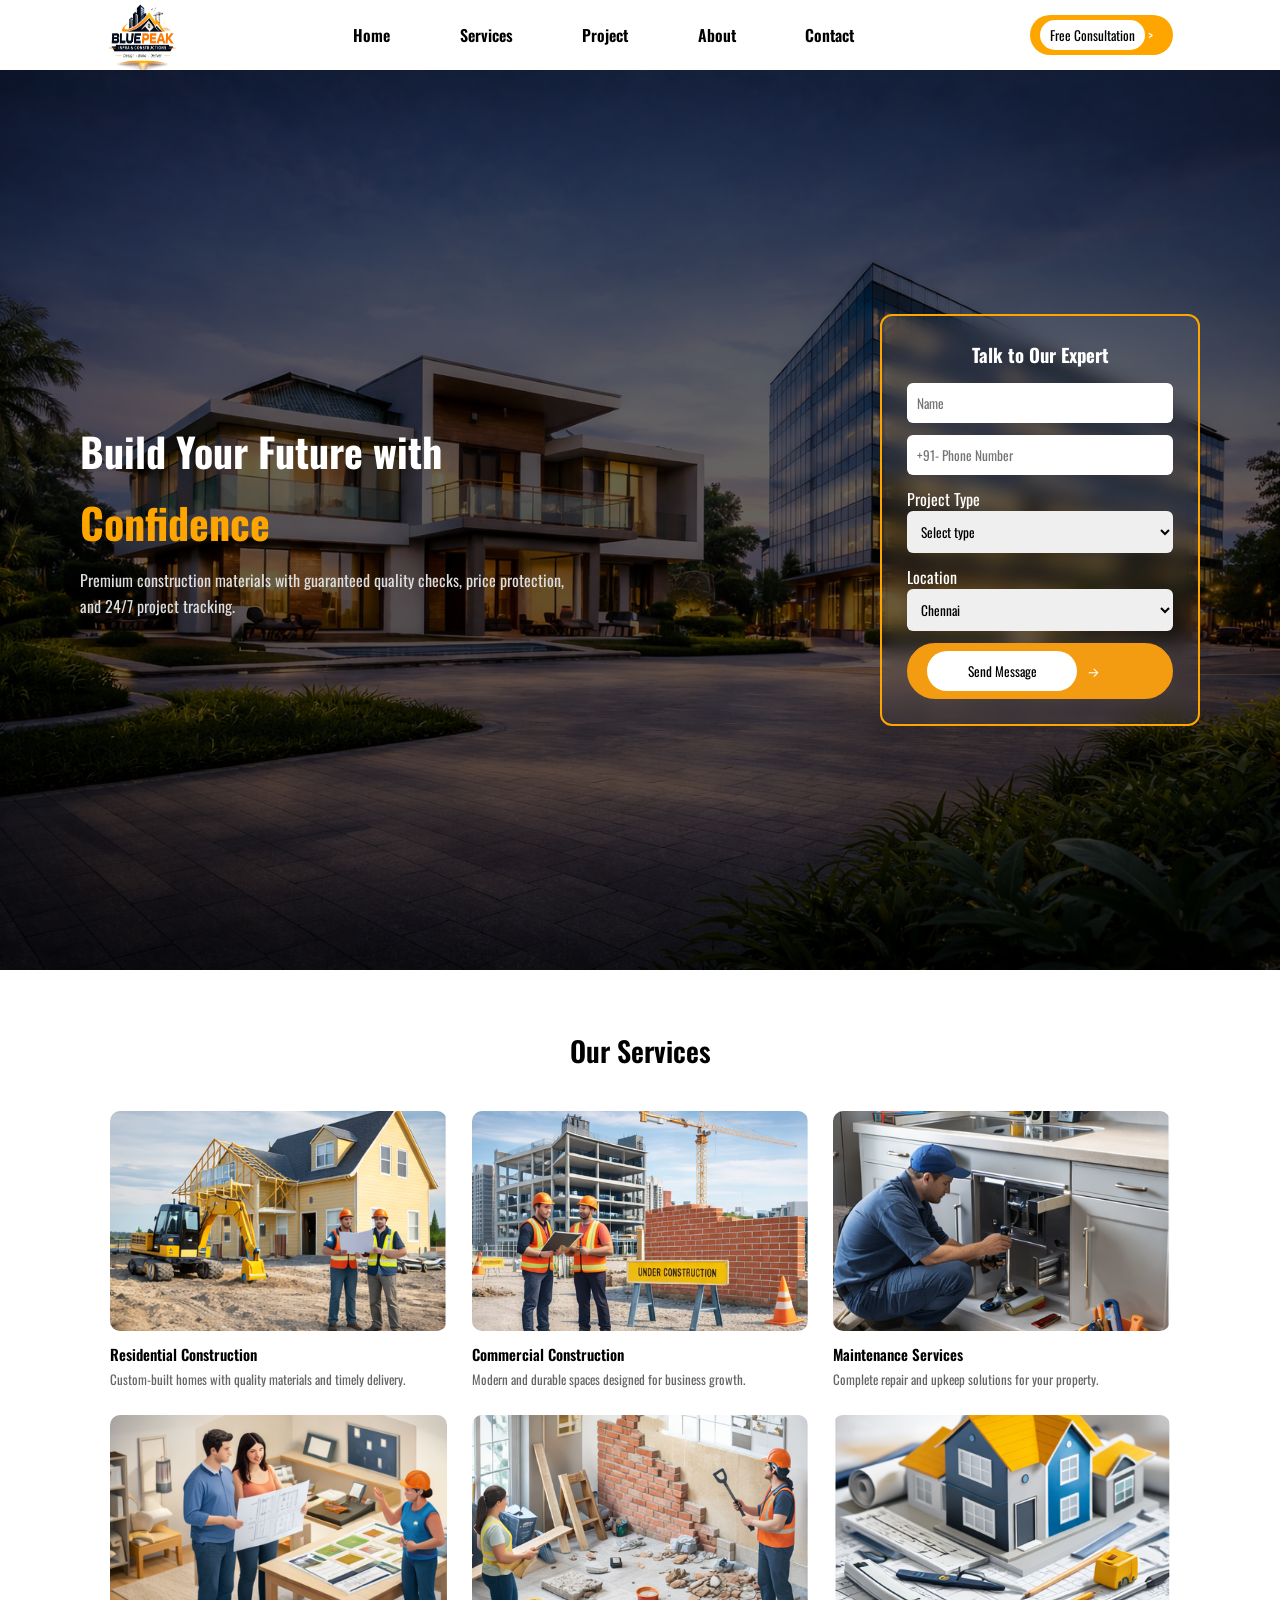
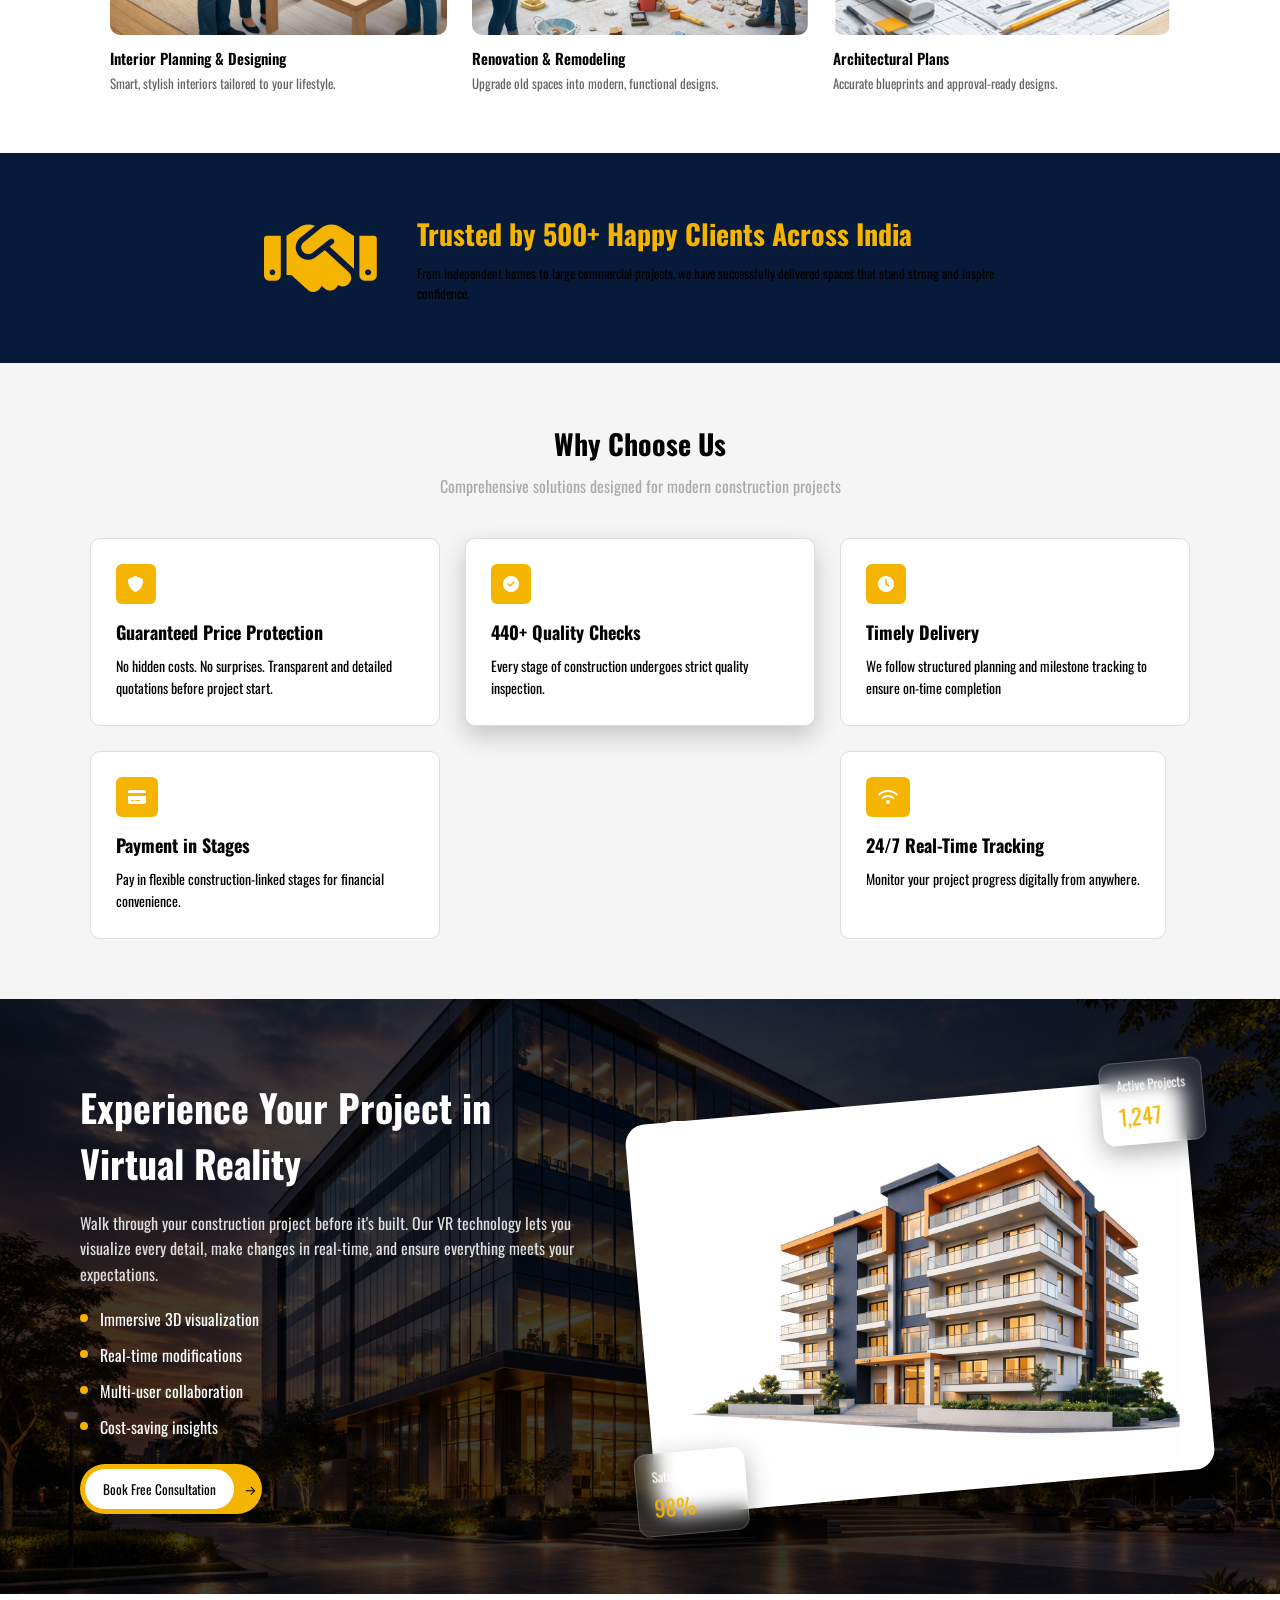
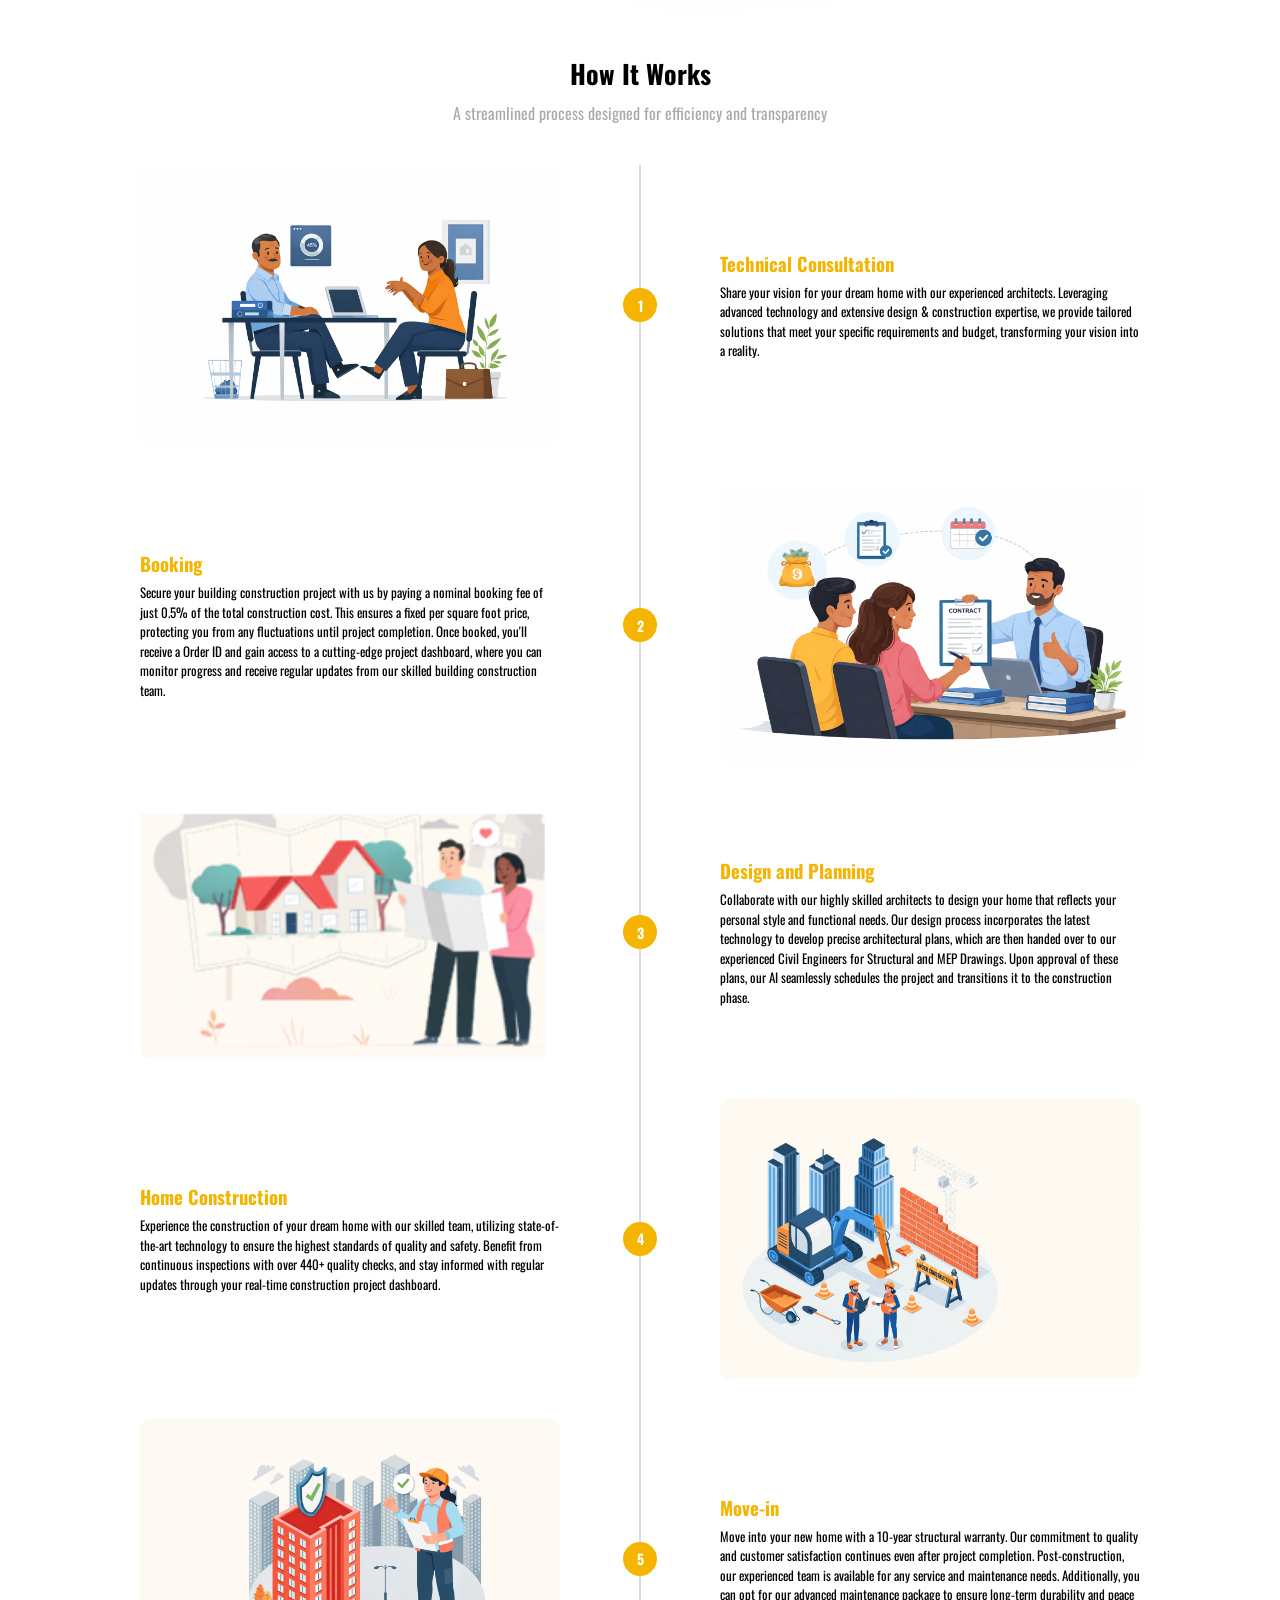
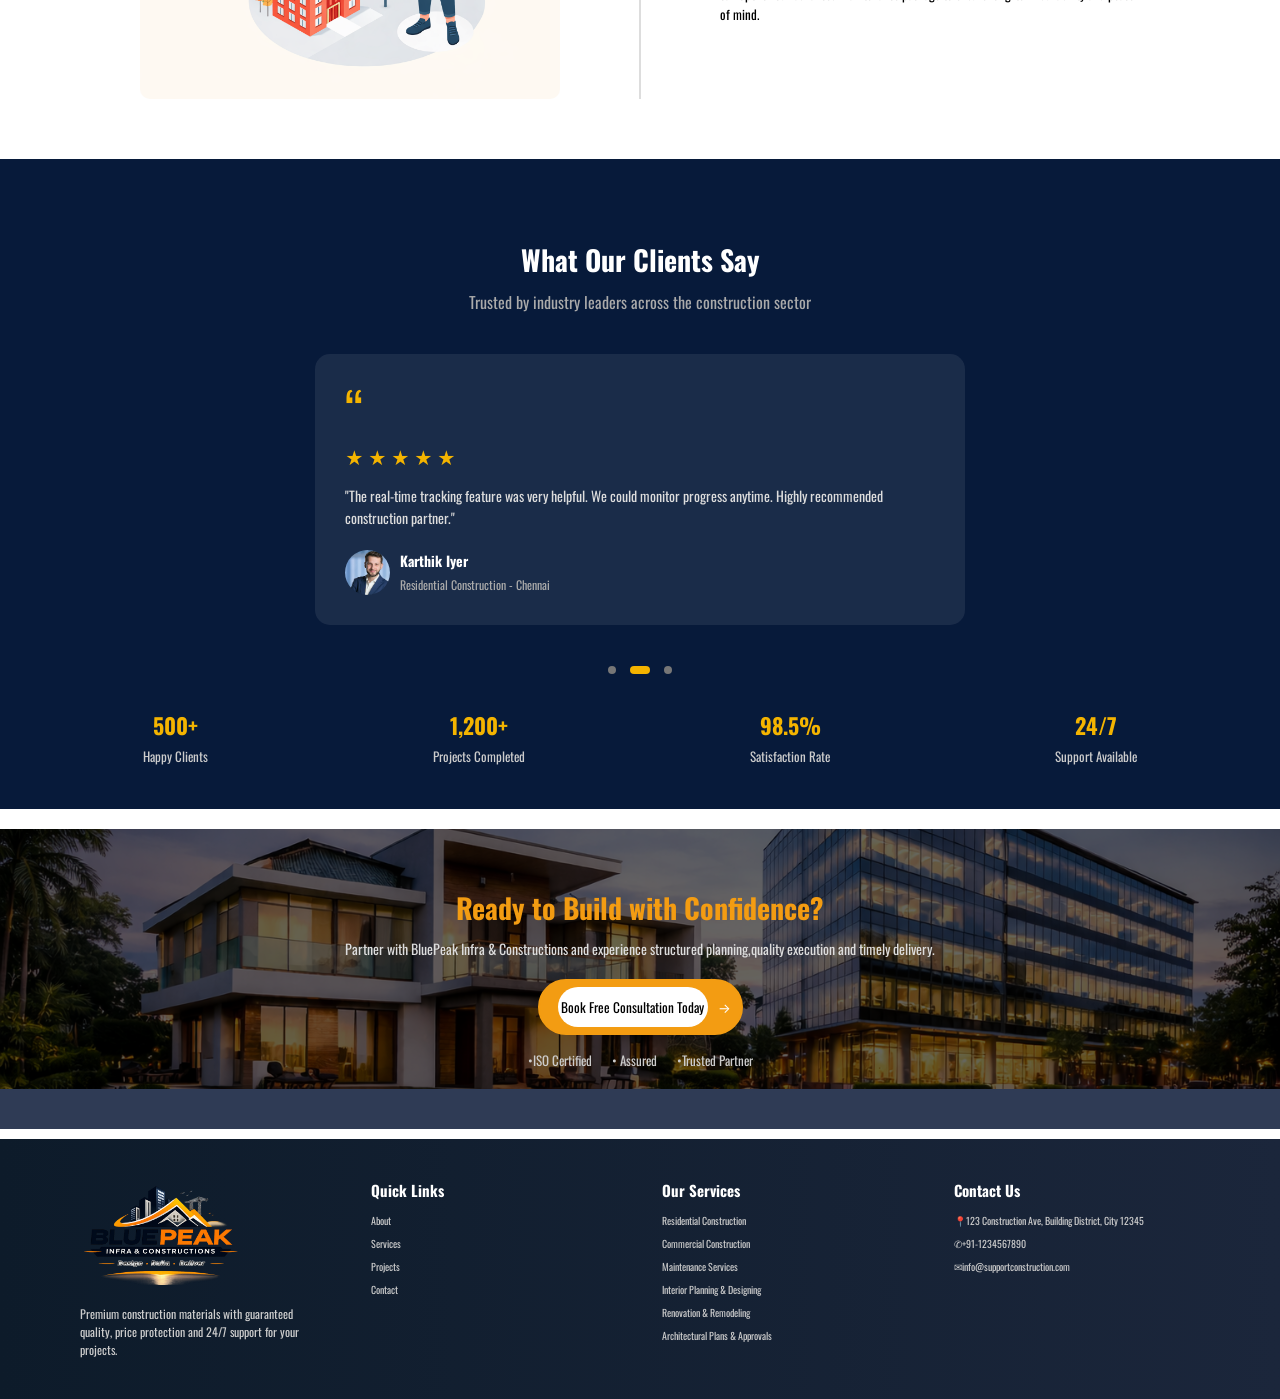
<file: index.html>
<!DOCTYPE html>
<html lang="en">
<head>
  <meta charset="UTF-8">
  <meta name="viewport" content="width=device-width, initial-scale=1.0">
  <title>Construction Website</title>
  <link rel="stylesheet" href="./assets/css/style.css">
  <link rel="preconnect" href="https://fonts.googleapis.com">
<link rel="preconnect" href="https://fonts.gstatic.com" crossorigin>
<link href="https://fonts.googleapis.com/css2?family=Inter:ital,opsz,wght@0,14..32,100..900;1,14..32,100..900&family=Oswald:wght@200..700&display=swap" rel="stylesheet">
<link rel="stylesheet" href="https://cdnjs.cloudflare.com/ajax/libs/font-awesome/6.5.0/css/all.min.css">
</head>
<body>
  <div class="overall">
     <!--Banner Section-->
    <header>
      <!-- NAVBAR -->
        <nav>
            <img src="./assets/images/logo.png" alt"logo">
            <ul>
                <li><a href="index.html">Home</a></li>
                <li><a href="services.html">Services</a></li>
                <li><a href="project.html">Project</a></li>
                <li><a href="about.html">About</a></li>
                <li><a href="contact.html">Contact</a></li>
            </ul>
            <button class="button"> <span>  Free Consultation</span>  &gt;</button>
           
      </nav>
  

<!--Banner Content-->
 <section class="banner">

  <!-- BACKGROUND IMAGE -->
  <img src="./assets/images/banner.png" class="banner-img">

  <!-- OVERLAY -->
  <div class="banner-overlay">

    <!-- LEFT CONTENT -->
    <div class="banner-left">
      <h1>Build Your Future with</h1>
      <h2>Confidence</h2>
      <p>
        Premium construction materials with guaranteed quality checks,
        price protection, and 24/7 project tracking.
      </p>
    </div>

    <!-- RIGHT FORM -->
    <div class="banner-form">
      <h3>Talk to Our Expert</h3>

      <form>
        <input type="text" placeholder="Name">

        <input type="text" placeholder="+91- Phone Number">

        <label>Project Type</label>
        <select>
           <option disabled selected>Select type</option>
           <option value="Residential">Residential</option>
          <option value="Commercial">Commercial</option>
          <option value="Renovation">Renovation</option>
          <option value="Interior">Interior</option>
        </select>

        <label>Location</label>
        <select>
          <option>Chennai</option>
          <option>Bangalore</option>
          <option>Mumbai</option>
          <option>Hyderabad</option>
          <option>Other Cities</option>

        </select>

        <button class="btn">
          <span>Send Message </span>&rarr;
        </button>
      </form>
    </div>

  </div>
</section>

  </header>
  </div>


<!--Sevice Section-->
<section class="services">
  <h2 class="services-title">Our Services</h2>

  <div class="service-row">
    
    <div class="card">
      <div class="card-img">
        <img src="./assets/images/c1.png" alt="card1">
          <div class="overlay">
            <button>
                <span>View Details</span>
                <i>&rsaquo;</i>
            </button>
        </div>
      </div>
      <h3>Residential Construction</h3>
      <p>Custom-built homes with quality materials and timely delivery.</p>
    </div>

    <div class="card">
      <div class="card-img">
        <img src="./assets/images/c2.png" alt="card2">
          <div class="overlay">
            <button>
                <span>View Details</span>
                <i>&rsaquo;</i>
            </button>
         </div>
      </div>
      <h3>Commercial Construction</h3>
      <p>Modern and durable spaces designed for business growth.</p>
    </div>

    <div class="card">
      <div class="card-img">
        <img src="./assets/images/c3.png" alt="card3">
         <div class="overlay">
            <button>
                <span>View Details</span>
                <i>&rsaquo;</i>
            </button>
          </div>
      </div>
      <h3>Maintenance Services</h3>
      <p>Complete repair and upkeep solutions for your property.</p>
    </div>

    <div class="card">
      <div class="card-img">
       <img src="./assets/images/c4.png" alt="card4">
         <div class="overlay">
            <button>
                <span>View Details</span>
                <i>&rsaquo;</i>
            </button>
          </div>
      </div>
      <h3>Interior Planning & Designing</h3>
      <p>Smart, stylish interiors tailored to your lifestyle.</p>
    </div>

    <div class="card">
      <div class="card-img">
       <img src="./assets/images/c5.png" alt="card5">
        <div class="overlay">
            <button>
                <span>View Details</span>
                <i>&rsaquo;</i>
            </button>
        </div>
      </div>
      <h3>Renovation & Remodeling</h3>
      <p>Upgrade old spaces into modern, functional designs.</p>
    </div>

    <div class="card">
      <div class="card-img">
        <img src="./assets/images/c6.png" alt="card6">
          <div class="overlay">
            <button>
                <span>View Details</span>
                <i>&rsaquo;</i>
            </button>
          </div>
      </div>
     <h3>Architectural Plans</h3>
     <p>Accurate blueprints and approval-ready designs.</p>
    </div>


  </div>
</section>

<!--Trusted Section-->
<!-- FONT AWESOME -->
<link rel="stylesheet" href="https://cdnjs.cloudflare.com/ajax/libs/font-awesome/6.5.0/css/all.min.css">

<!-- TRUSTED SECTION -->
<section class="trusted">
  <div class="container">
    
    <div class="icon">
      <i class="fa-solid fa-handshake"></i>
    </div>

    <div class="content">
      <h2>Trusted by 500+ Happy Clients Across India</h2>
      <p>
        From independent homes to large commercial projects, we have successfully 
        delivered spaces that stand strong and inspire confidence.
      </p>
    </div>

  </div>
</section>

<!-- WHY CHOOSE US -->
<section class="why">
  <h2>Why Choose Us</h2>
  <p class="subtitle">Comprehensive solutions designed for modern construction projects</p>

  <div class="cardsy">

    <div class="cardy">
      <i class="fa-solid fa-shield"></i>
      <h3>Guaranteed Price Protection</h3>
      <p>No hidden costs. No surprises. Transparent and detailed quotations before project start.</p>
    </div>

    <div class="cardy active">
      <i class="fa-solid fa-circle-check"></i>
      <h3>440+ Quality Checks</h3>
      <p>Every stage of construction undergoes strict quality inspection.</p>
    </div>

    <div class="cardy">
      <i class="fa-solid fa-clock"></i>
      <h3>Timely Delivery</h3>
      <p>We follow structured planning and milestone tracking to ensure on-time completion</p>
    </div>

    <div class="cardy">
      <i class="fa-solid fa-credit-card"></i>
      <h3>Payment in Stages</h3>
      <p>Pay in flexible construction-linked stages for financial convenience.</p>
    </div>

    <div class="cardy">
      <i class="fa-solid fa-wifi"></i>
      <h3>24/7 Real-Time Tracking</h3>
      <p>Monitor your project progress digitally from anywhere.</p>
    </div>

  </div>
</section>

<!--Experience Section-->
<section class="exp">

  <!-- LEFT CONTENT -->
  <div class="exp-left">
    <h1>Experience Your Project in Virtual Reality</h1>

    <p>  Walk through your construction project before it's built. Our VR technology lets you visualize every detail, make changes in real-time, and ensure everything meets your expectations.
    </p>

    <ul>
      <li>Immersive 3D visualization</li>
      <li>Real-time modifications</li>
      <li>Multi-user collaboration</li>
      <li>Cost-saving insights</li>
    </ul>

    <button class="exp-btn">
      <span>Book Free Consultation </span>&rarr;
    </button>
  </div>

  <!-- RIGHT IMAGE -->
  
  <div class="exp-right">

    <!-- WHITE CARD -->
    <div class="exp-card-box">

      <img src="./assets/images/Experience.png" alt="building">

      <!-- TOP RIGHT -->
      <div class="glass top">
        Active Projects
        <span>1,247</span>
      </div>

      <!-- BOTTOM LEFT -->
      <div class="glass bottom">
        Satisfaction rate
        <span>98%</span>
      </div>

    </div>

  </div>

</section>

<!--works Section-->


<section class="works">

  <h2>How It Works</h2>
  <p class="subtitle">A streamlined process designed for efficiency and transparency</p>

  <div class="timeline">

    <!-- STEP 1 -->
    <div class="row">
      <div class="col image">
        <img src="assets/images/Technical.png">
      </div>

      <div class="center">1</div>

      <div class="col content">
        <h3>Technical Consultation</h3>
        <p>Share your vision for your dream home with our experienced architects. Leveraging advanced technology and extensive design & construction expertise, we provide tailored solutions that meet your specific requirements and budget, transforming your vision into a reality.</p>
      </div>
    </div>

    <!-- STEP 2 -->
    <div class="row">
      <div class="col content">
        <h3>Booking</h3>
        <p>Secure your building construction project with us by paying a nominal booking fee of just 0.5% of the total construction cost. This ensures a fixed per square foot price, protecting you from any fluctuations until project completion. Once booked, you'll receive a Order ID and gain access to a cutting-edge project dashboard, where you can monitor progress and receive regular updates from our skilled building construction team.</p>
      </div>

      <div class="center">2</div>

      <div class="col image">
        <img src="assets/images/booking.png">
      </div>
    </div>

    <!-- STEP 3 -->
    <div class="row">
      <div class="col image">
        <img src="assets/images/Design.png">
      </div>

      <div class="center">3</div>

      <div class="col content">
        <h3>Design and Planning</h3>
        <p>Collaborate with our highly skilled architects to design your home that reflects your personal style and functional needs. Our design process incorporates the latest technology to develop precise architectural plans, which are then handed over to our experienced Civil Engineers for Structural and MEP Drawings. Upon approval of these plans, our AI seamlessly schedules the project and transitions it to the construction phase.</p>
      </div>
    </div>

    <!-- STEP 4 -->
    <div class="row">
      <div class="col content">
        <h3>Home Construction</h3>
        <p>Experience the construction of your dream home with our skilled team, utilizing state-of-the-art technology to ensure the highest standards of quality and safety. Benefit from continuous inspections with over 440+ quality checks, and stay informed with regular updates through your real-time construction project dashboard.</p>
      </div>

      <div class="center">4</div>

      <div class="col image">
        <img src="assets/images/Home.png">
      </div>
    </div>

    <!-- STEP 5 -->
    <div class="row">
      <div class="col image">
        <img src="assets/images/Move in.png">
      </div>

      <div class="center">5</div>

      <div class="col content">
        <h3>Move-in</h3>
        <p>Move into your new home with a 10-year structural warranty. Our commitment to quality and customer satisfaction continues even after project completion. Post-construction, our experienced team is available for any service and maintenance needs. Additionally, you can opt for our advanced maintenance package to ensure long-term durability and peace of mind.</p>
      </div>
    </div>

  </div>
</section>


<!--testimonials-->
<section class="testimonials">

  <h2>What Our Clients Say</h2>
  <p class="subtitle">Trusted by industry leaders across the construction sector</p>

  <div class="testimonial-box">

    <div class="quote">“</div>

    <div class="stars">
      ★ ★ ★ ★ ★
    </div>

    <p class="message">
      "The real-time tracking feature was very helpful. We could monitor progress anytime.
      Highly recommended construction partner."
    </p>

    <div class="user">
      <img src="./assets/images/karthick iyer.jpg" alt="user">
      <div>
        <h4>Karthik Iyer</h4>
        <span>Residential Construction - Chennai</span>
      </div>
    </div>

  </div>

  <!-- DOTS -->
  <div class="dots">
    <span></span>
    <span class="active"></span>
    <span></span>
  </div>

  <!-- STATS -->
  <div class="stats">
    <div>
      <h3>500+</h3>
      <p>Happy Clients</p>
    </div>
    <div>
      <h3>1,200+</h3>
      <p>Projects Completed</p>
    </div>
    <div>
      <h3>98.5%</h3>
      <p>Satisfaction Rate</p>
    </div>
    <div>
      <h3>24/7</h3>
      <p>Support Available</p>
    </div>
  </div>

</section>


<!--CONFIDENCE -->

<section>
<div class="conf-banner">

  <img src="./assets/images/banner.png" class="conf-img">

  <div class="conf-overlay">
    <h2>Ready to Build with Confidence?</h2>
    <p>Partner with BluePeak Infra & Constructions and experience structured planning,quality execution and timely delivery.</p>

    <button class="conf-btn">
    <span> Book Free Consultation Today</span>&rarr;
    </button>

    <div class="conf-points">
      <span>&bull;ISO Certified</span>
      <span>&bull; Assured</span>
      <span>&bull;Trusted Partner</span>
    </div>
  </div>

</div>
</section>

<!--FOOTER-->
<section>
<footer class="footer">

  <div class="footer-container">

    <!-- LEFT -->
    <div class="footer-col ">
      <img src="./assets/images/logo.png" alt="logo">
      <p>Premium construction materials with guaranteed quality, price protection and 24/7 support for your projects.</p>
    </div>

    <!-- QUICK LINKS -->
    <div class="footer-col">
      <h3>Quick Links</h3>
      <ul>
        <li>About</li>
        <li>Services</li>
        <li>Projects</li>
        <li>Contact</li>
      </ul>
    </div>

    <!-- FOOTER SERVICES -->
    <div class="footer-col all">
      <h3>Our Services</h3>
      <ul>
        <li>Residential Construction</li>
        <li>Commercial Construction</li>
        <li>Maintenance Services</li>
        <li>Interior Planning & Designing</li>
        <li>Renovation & Remodeling</li>
        <li>Architectural Plans & Approvals</li>
      </ul>
    </div>

    <!-- CONTACT -->
    <div class="footer-col">
      <h3>Contact Us</h3>
      <ul class="contact">
        <li> &#128205;123 Construction Ave, Building District, City 12345</li>
        <li> &#9990;+91-1234567890</li>
        <li>&#9993;info@supportconstruction.com</li>
      </ul>
    </div>

  </div>

</footer>
</section>
</body>
</html>
</file>
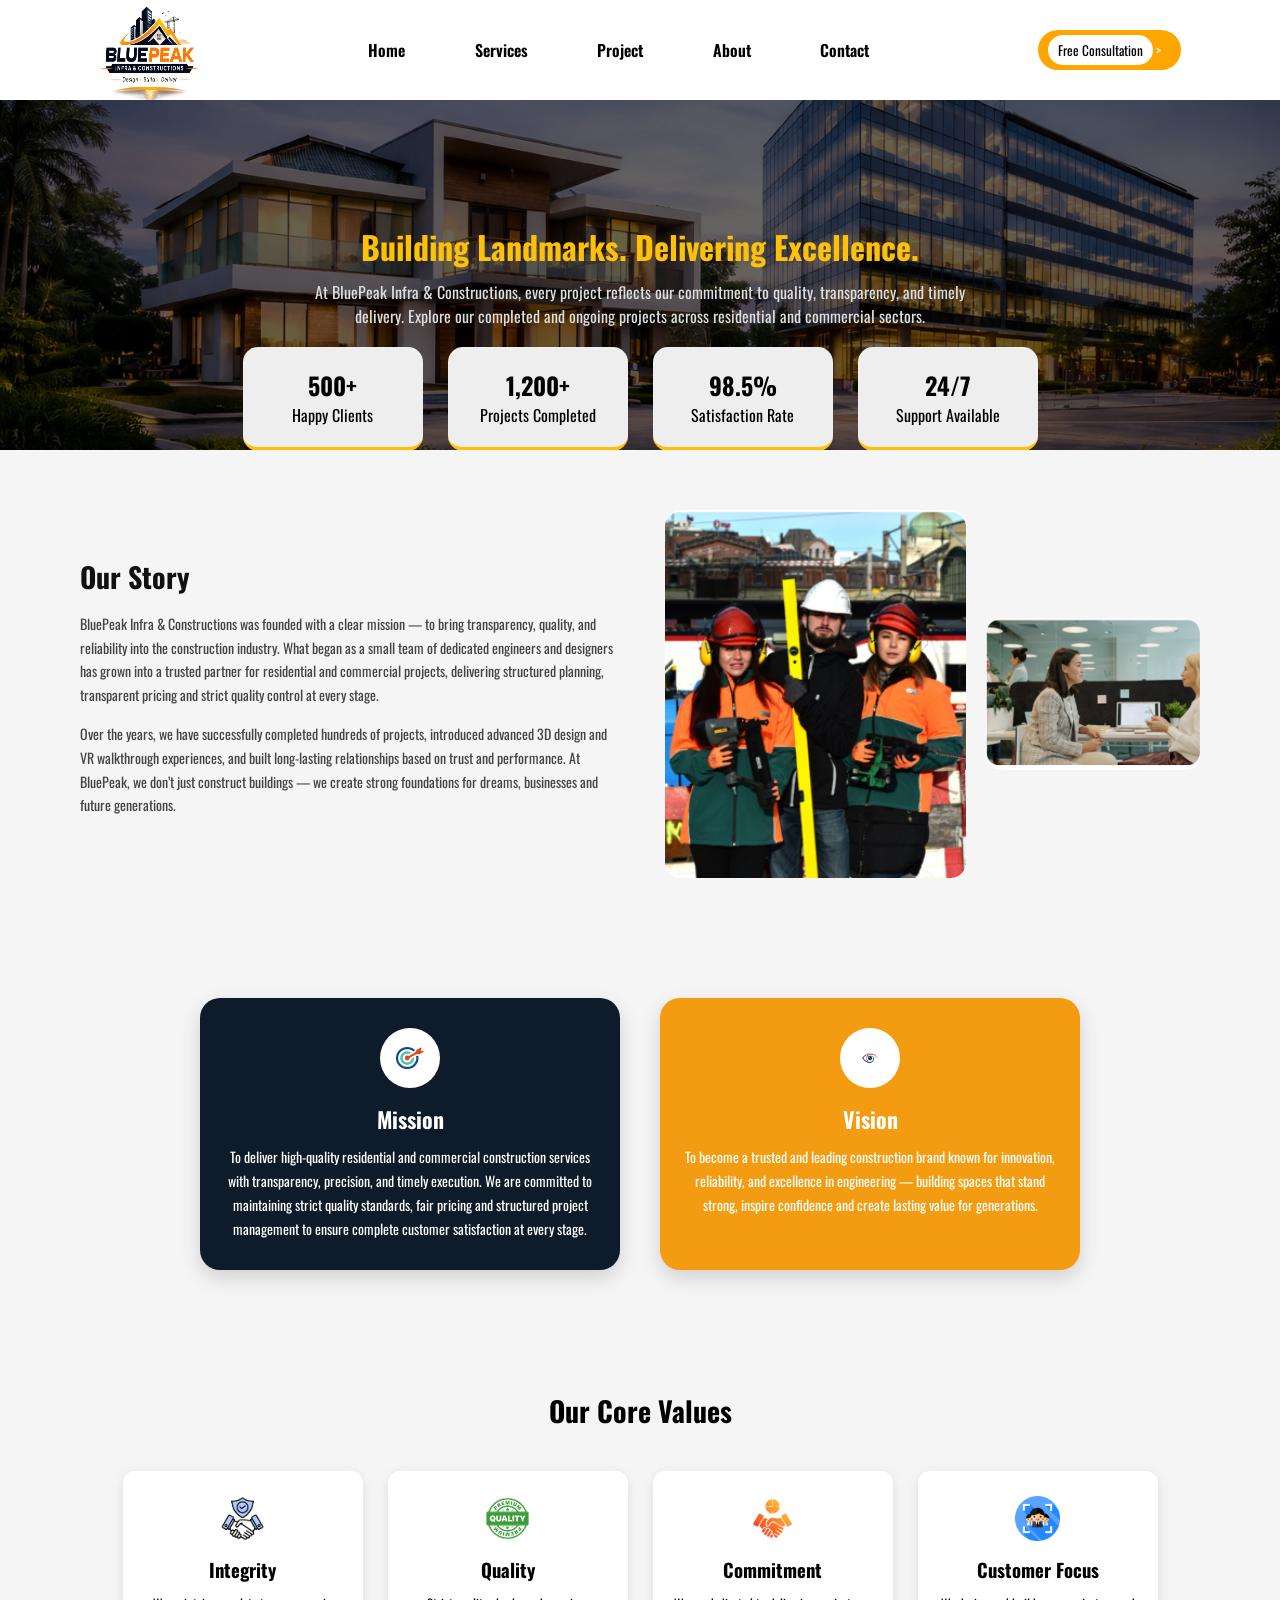
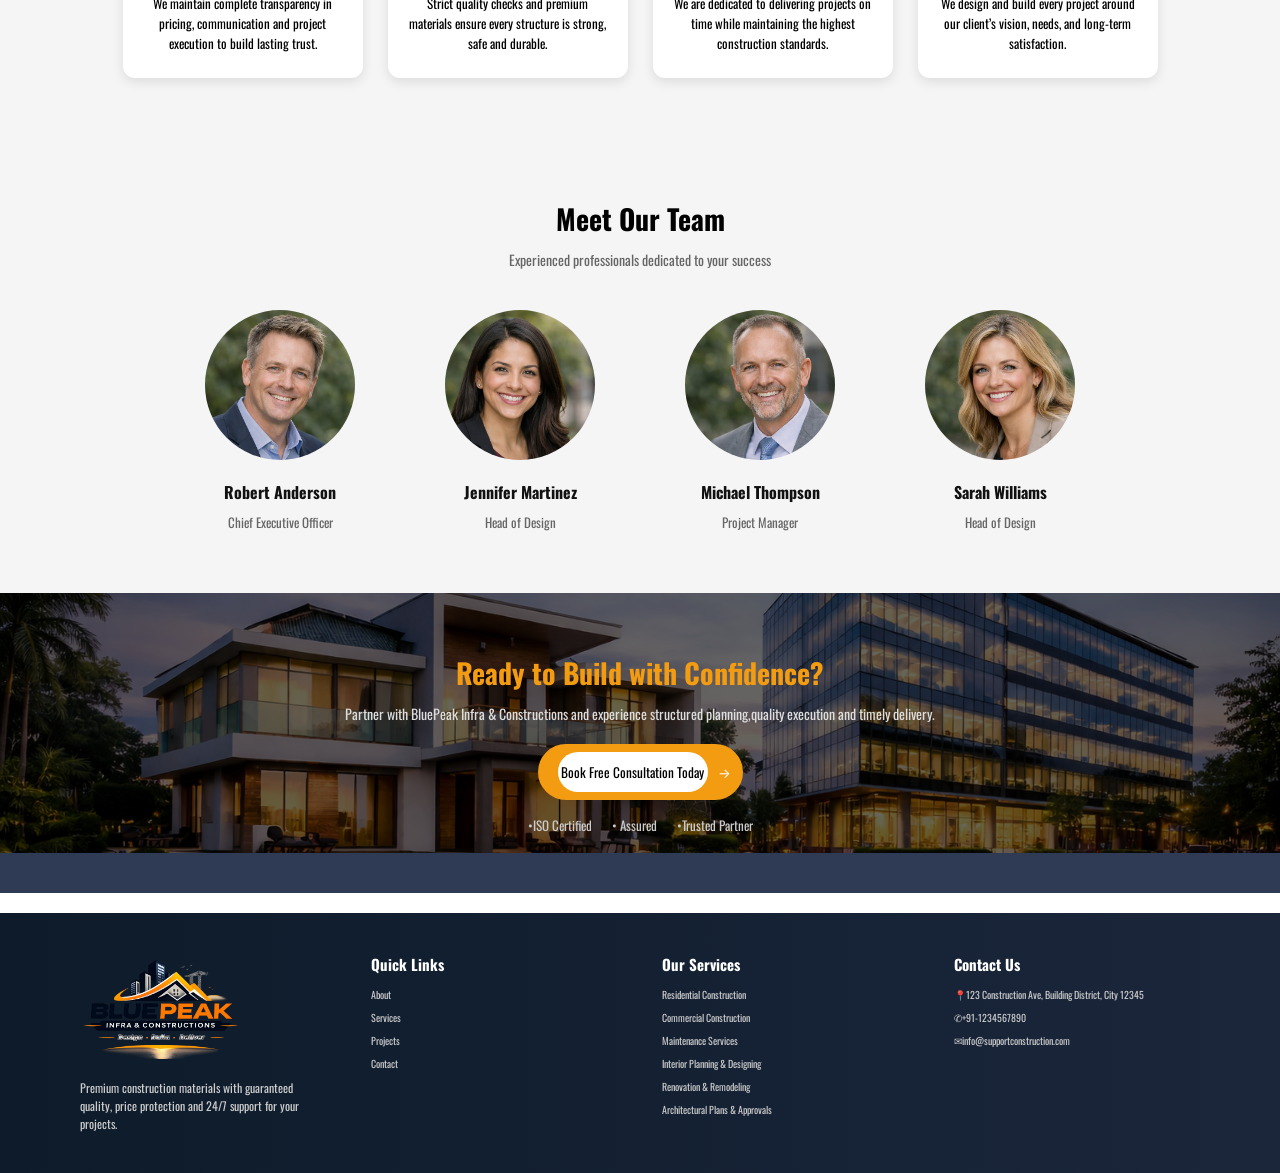
<file: about.html>
<!DOCTYPE html>
<html lang="en">
<head>
  <meta charset="UTF-8">
  <meta name="viewport" content="width=device-width, initial-scale=1.0">
  <title>Construction Website</title>
  <link rel="stylesheet" href="./assets/css/about.css">
  <link rel="preconnect" href="https://fonts.googleapis.com">
<link rel="preconnect" href="https://fonts.gstatic.com" crossorigin>
<link href="https://fonts.googleapis.com/css2?family=Inter:ital,opsz,wght@0,14..32,100..900;1,14..32,100..900&family=Oswald:wght@200..700&display=swap" rel="stylesheet">
<link rel="stylesheet" href="https://cdnjs.cloudflare.com/ajax/libs/font-awesome/6.5.0/css/all.min.css">
</head>
<body>
  <div class="overall">
     <!--Banner Section-->
    <header>
      <!-- NAVBAR -->
        <nav>
            <img src="./assets/images/logo.png" alt"logo">
            <ul>
                <li><a href="index.html">Home</a></li>
                <li><a href="services.html">Services</a></li>
                <li><a href="project.html">Project</a></li>
                <li><a href="about.html">About</a></li>
                <li><a href="contact.html">Contact</a></li>
            </ul>
            <button class="button"> <span>  Free Consultation</span>  &gt;</button>
           
      </nav>
    </header>
    

 <!-- BANNER CONTENT  -->
  <!-- HERO SECTION -->
<section class="hero">
  <img src="./assets/images/banner.png" alt="building" class="hero-bg">
  <div class="overlay">
    <div class="hero-content">
      <h1>Building Landmarks. Delivering Excellence.</h1>
      <p>
        At BluePeak Infra & Constructions, every project reflects our commitment 
        to quality, transparency, and timely delivery. Explore our completed and 
        ongoing projects across residential and commercial sectors.
      </p>
    </div>
  </div>

  <!-- STATS -->
  <div class="stats">
    <div class="card">
      <h2>500+</h2>
      <p>Happy Clients</p>
    </div>

    <div class="card">
      <h2>1,200+</h2>
      <p>Projects Completed</p>
    </div>

    <div class="card">
      <h2>98.5%</h2>
      <p>Satisfaction Rate</p>
    </div>

    <div class="card">
      <h2>24/7</h2>
      <p>Support Available</p>
    </div>
  </div>
  </div>
</section>

<!--OUR STORY-->
<section class="story">
  <div class="story-container">

    <!-- LEFT CONTENT -->
    <div class="story-text">
      <h2>Our Story</h2>
      <p>  BluePeak Infra & Constructions was founded with a clear mission — to bring 
        transparency, quality, and reliability into the construction industry. What 
        began as a small team of dedicated engineers and designers has grown into 
        a trusted partner for residential and commercial projects, delivering 
        structured planning, transparent pricing and strict quality control at every 
        stage.
      </p>
      <p> Over the years, we have successfully completed hundreds of projects, 
        introduced advanced 3D design and VR walkthrough experiences, and built 
        long-lasting relationships based on trust and performance. At BluePeak, we 
        don’t just construct buildings — we create strong foundations for dreams, 
        businesses and future generations.
      </p>
    </div>

    <!-- RIGHT IMAGES -->
    <div class="story-images">
      <img src="./assets/images/about first img.png" class="main-img" alt="workers">
      <img src="./assets/images/about second img.png" class="side-img" alt="meeting">
    </div>

  </div>
</section>

<!--MISSION VISSION-->

<section class="mv-section">
  <div class="mv-container">

    <!-- MISSION -->
    <div class="mv-card mission">
      <div class="icon">
        <img src="./assets/images/Mission.png" alt="mission">
      </div>
      <h3>Mission</h3>
      <p>
        To deliver high-quality residential and commercial construction services 
        with transparency, precision, and timely execution. We are committed to 
        maintaining strict quality standards, fair pricing and structured project 
        management to ensure complete customer satisfaction at every stage.
      </p>
    </div>

    <!-- VISION -->
    <div class="mv-card vision">
      <div class="icon">
        <img src="./assets/images/Vission.jpg" alt="vision">
      </div>
      <h3>Vision</h3>
      <p>
        To become a trusted and leading construction brand known for innovation, 
        reliability, and excellence in engineering — building spaces that stand 
        strong, inspire confidence and create lasting value for generations.
      </p>
    </div>

  </div>
</section>


<!--CORE VALUES-->

<section class="values">
  <h2>Our Core Values</h2>

  <div class="values-container">

    <div class="value-card">
      <img src="./assets/images/INTEGRITY (1).png" alt="">
      <h3>Integrity</h3>
      <p>We maintain complete transparency in pricing, communication and project execution to build lasting trust.</p>
    </div>

    <div class="value-card">
      <img src="./assets/images/INTEGRITY (2).png" alt="">
      <h3>Quality</h3>
      <p>Strict quality checks and premium materials ensure every structure is strong, safe and durable.</p>
    </div>

    <div class="value-card">
      <img src="./assets/images/INTEGRITY (3).png" alt="">
      <h3>Commitment</h3>
      <p>We are dedicated to delivering projects on time while maintaining the highest construction standards.</p>
    </div>

    <div class="value-card">
      <img src="./assets/images/INTEGRITY (4).png" alt="">
      <h3>Customer Focus</h3>
      <p>We design and build every project around our client’s vision, needs, and long-term satisfaction.</p>
    </div>

  </div>
</section>

<!--OUR TEAM-->

<section class="team">
  <h2>Meet Our Team</h2>
  <p class="subtitle">Experienced professionals dedicated to your success</p>

  <div class="team-container">

    <div class="team-card">
      <img src="./assets/images/P1.png" alt="">
      <h3>Robert Anderson</h3>
      <span>Chief Executive Officer</span>
    </div>

    <div class="team-card">
      <img src="./assets/images/p2.png" alt="">
      <h3>Jennifer Martinez</h3>
      <span>Head of Design</span>
    </div>

    <div class="team-card">
      <img src="./assets/images/p3.png" alt="">
      <h3>Michael Thompson</h3>
      <span>Project Manager</span>
    </div>

    <div class="team-card">
      <img src="./assets/images/p4.png" alt="">
      <h3>Sarah Williams</h3>
      <span>Head of Design</span>
    </div>

  </div>
</section>

<!--CONFIDENCE -->
<section>
<div class="conf-banner">

  <img src="./assets/images/banner.png" class="conf-img">

  <div class="conf-overlay">
    <h2>Ready to Build with Confidence?</h2>
    <p>Partner with BluePeak Infra & Constructions and experience structured planning,quality execution and timely delivery.</p>

    <button class="conf-btn">
    <span> Book Free Consultation Today</span>&rarr;
    </button>

    <div class="conf-points">
      <span>&bull;ISO Certified</span>
      <span>&bull; Assured</span>
      <span>&bull;Trusted Partner</span>
    </div>
  </div>

</div>
</section>

<!--FOOTER-->
<section>
<footer class="footer">

  <div class="footer-container">

    <!-- LEFT -->
    <div class="footer-col ">
      <img src="./assets/images/logo.png" alt="logo">
      <p>Premium construction materials with guaranteed quality, price protection and 24/7 support for your projects.</p>
    </div>

    <!-- QUICK LINKS -->
    <div class="footer-col">
      <h3>Quick Links</h3>
      <ul>
        <li>About</li>
        <li>Services</li>
        <li>Projects</li>
        <li>Contact</li>
      </ul>
    </div>

    <!-- FOOTER SERVICES -->
    <div class="footer-col all">
      <h3>Our Services</h3>
      <ul>
        <li>Residential Construction</li>
        <li>Commercial Construction</li>
        <li>Maintenance Services</li>
        <li>Interior Planning & Designing</li>
        <li>Renovation & Remodeling</li>
        <li>Architectural Plans & Approvals</li>
      </ul>
    </div>

    <!-- CONTACT -->
    <div class="footer-col">
      <h3>Contact Us</h3>
      <ul class="contact">
        <li> &#128205;123 Construction Ave, Building District, City 12345</li>
        <li> &#9990;+91-1234567890</li>
        <li>&#9993;info@supportconstruction.com</li>
      </ul>
    </div>

  </div>

</footer>
</section>
</body>
</html>

</body>
</html>
</file>
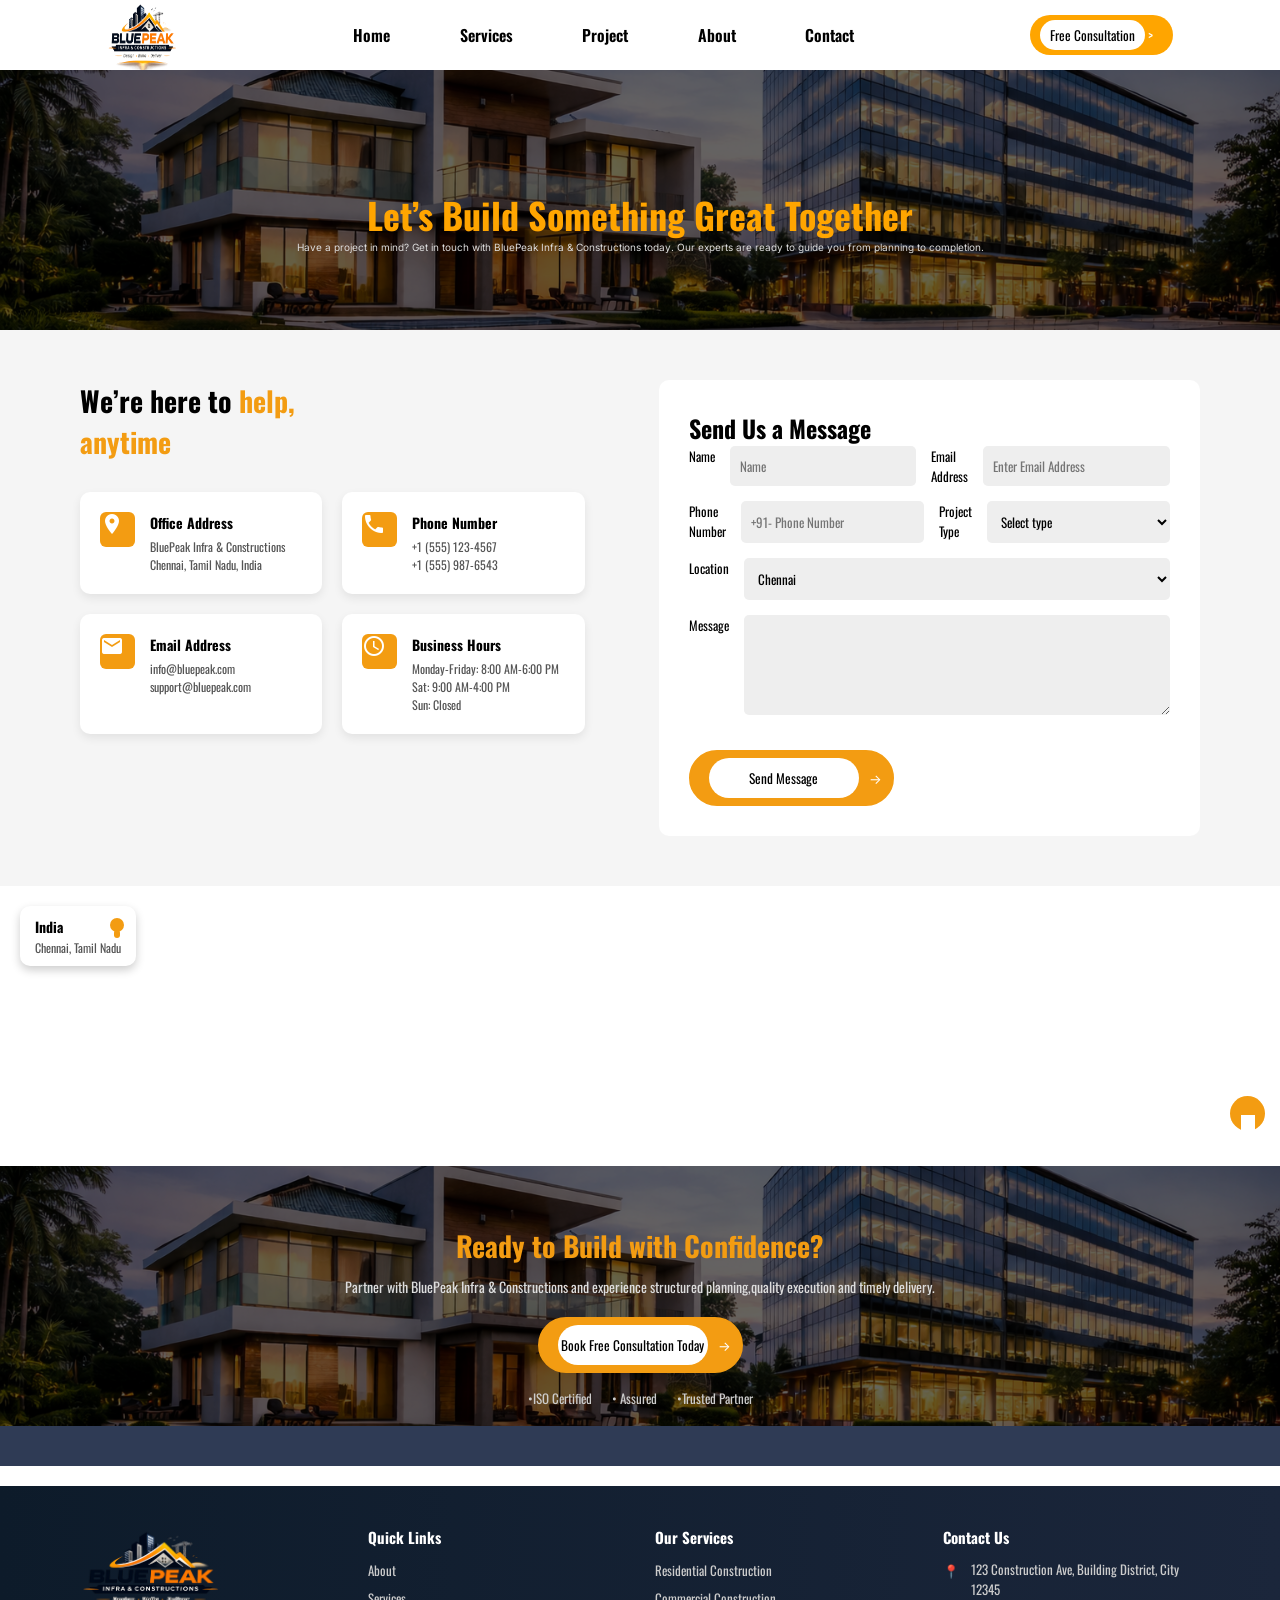
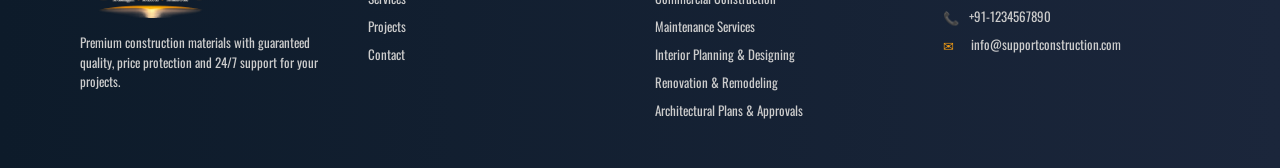
<file: contact.html>
<!DOCTYPE html>
<html lang="en">
<head>
  <meta charset="UTF-8">
  <meta name="viewport" content="width=device-width, initial-scale=1.0">
  <title>Construction Website</title>
  <link rel="stylesheet" href="./assets/css/contact.css">
  <link rel="preconnect" href="https://fonts.googleapis.com">
<link rel="preconnect" href="https://fonts.gstatic.com" crossorigin>
<link href="https://fonts.googleapis.com/css2?family=Inter:ital,opsz,wght@0,14..32,100..900;1,14..32,100..900&family=Oswald:wght@200..700&display=swap" rel="stylesheet">
<link rel="stylesheet" href="https://cdnjs.cloudflare.com/ajax/libs/font-awesome/6.5.0/css/all.min.css">
<link href="https://fonts.googleapis.com/icon?family=Material+Icons" rel="stylesheet">
</head>
<body>
  <div class="overall">
     <!--Banner Section-->
    <header>
      <!-- NAVBAR -->
        <nav>
            <img src="./assets/images/logo.png" alt"logo">
            <ul>
                <li><a href="index.html">Home</a></li>
                <li><a href="services.html">Services</a></li>
                <li><a href="project.html">Project</a></li>
                <li><a href="about.html">About</a></li>
                <li><a href="contact.html">Contact</a></li>
            </ul>
            <button class="button"> <span>  Free Consultation</span>  &gt;</button>
           
      </nav>
    </header>

<!-- BANNER CONTENT  -->
 <section class="banner">
    <img src="./assets/images/banner.png" class="banner-img" alt="banner">
  <div class="overlay">
    <h1>Let’s Build Something Great Together</h1>
    <p> Have a project in mind? Get in touch with BluePeak Infra & Constructions today. Our experts are ready to guide you from planning to completion.</p>
  </div>
</section>

<!-- CONTACT-->
 <section class="contact">

  <!-- LEFT -->
  <div class="left">
    <h2>We’re here to <span>help,<br>anytime</span></h2>

    <div class="cards">

      <div class="card">
         <i class="material-icons icon">location_on</i>
        <div>
          <h4>Office Address</h4>
          <p>BluePeak Infra & Constructions<br>Chennai, Tamil Nadu, India</p>
        </div>
      </div>

      <div class="card">
        <i class="material-icons icon">call</i>
        <div>
          <h4>Phone Number</h4>
          <p>+1 (555) 123-4567<br>+1 (555) 987-6543</p>
        </div>
      </div>

      <div class="card">
        <i class="material-icons icon">email</i>
        <div>
          <h4>Email Address</h4>
          <p>info@bluepeak.com<br>support@bluepeak.com</p>
        </div>
      </div>

      <div class="card">
        <i class="material-icons icon">schedule</i>
        <div>
          <h4>Business Hours</h4>
          <p>Monday-Friday: 8:00 AM-6:00 PM<br>Sat: 9:00 AM-4:00 PM<br>Sun: Closed</p>
        </div>
      </div>

    </div>
  </div>

  <!-- RIGHT -->
  <div class="right">

    <h2>Send Us a Message</h2>

    <form>

  <!-- NAME -->
  <div class="row">
    <label>Name</label>
    <input type="text" placeholder="Name">
  

  <!-- EMAIL -->
  
    <label>Email Address</label>
    <input type="email" placeholder="Enter Email Address">
  </div>

  <!-- PHONE -->
  <div class="row">
    <label>Phone Number</label>
    <input type="text" placeholder="+91- Phone Number">
  

  <!-- PROJECT TYPE -->
  
    <label>Project Type</label>
    <select>
      <option disabled selected>Select type</option>
      <option value="Residential">Residential</option>
      <option value="Commercial">Commercial</option>
      <option value="Renovation">Renovation</option>
      <option value="Interior">Interior</option>
    </select>
  </div>

  <!-- LOCATION -->
  <div class="row">
    <label>Location</label>
    <select>
      <option>Chennai</option>
      <option>Bangalore</option>
      <option>Mumbai</option>
      <option>Hyderabad</option>
      <option>Other Cities</option>
    </select>
  </div>

  <!-- MESSAGE -->
  <div class="row">
    <label>Message</label>
    <textarea placeholder=""></textarea>
  </div>

  <!-- BUTTON -->
  <button class="btn">
    <span>Send Message </span>&rarr;
  </button>

</form>
 
</div>

</section>

<!--MAP SECTION-->

<section class="map-section">

  <!-- MAP -->
  <iframe 
    src="https://www.google.com/maps?q=Chennai,Tamil Nadu&output=embed"  class="map">
  </iframe>

  <!-- TOP INFO CARD -->
  <div class="map-card">
  <h4>India</h4>
  <p>Chennai, Tamil Nadu</p>
  <span class="pin"></span>
</div>

<!-- FLOAT BUTTON -->
<div class="map-btn">
  <span class="building"></span>
</div>

</section>

<!--CONFIDENCE -->
<section>
<div class="conf-banner">

  <img src="./assets/images/banner.png" class="conf-img">

  <div class="conf-overlay">
    <h2>Ready to Build with Confidence?</h2>
    <p>Partner with BluePeak Infra & Constructions and experience structured planning,quality execution and timely delivery.</p>

    <button class="conf-btn">
    <span> Book Free Consultation Today</span>&rarr;
    </button>

    <div class="conf-points">
      <span>&bull;ISO Certified</span>
      <span>&bull; Assured</span>
      <span>&bull;Trusted Partner</span>
    </div>
  </div>

</div>
</section>

<!--FOOTER-->
<section>
<footer class="footer">

  <div class="footer-container">

    <!-- LEFT -->
    <div class="footer-col ">
      <img src="./assets/images/logo.png" alt="logo">
      <p>Premium construction materials with guaranteed quality, price protection and 24/7 support for your projects.</p>
    </div>

    <!-- QUICK LINKS -->
    <div class="footer-col">
      <h3>Quick Links</h3>
      <ul>
        <li>About</li>
        <li>Services</li>
        <li>Projects</li>
        <li>Contact</li>
      </ul>
    </div>

    <!-- FOOTER SERVICES -->
    <div class="footer-col ">
      <h3>Our Services</h3>
      <ul>
        <li>Residential Construction</li>
        <li>Commercial Construction</li>
        <li>Maintenance Services</li>
        <li>Interior Planning & Designing</li>
        <li>Renovation & Remodeling</li>
        <li>Architectural Plans & Approvals</li>
      </ul>
    </div>

    <!-- CONTACT -->
     <div class="footer-col">
      <div class="footer-col">
  <h3>Contact Us</h3>

  <ul class="footer-contact">
    
    <li>
      <span>&#128205;</span>
      <p>123 Construction Ave, Building District, City 12345</p>
    </li>

    <li>&#128222;</span>
      <p>+91-1234567890</p>
    </li>

    <li>
      <span>&#9993;</span>
      <p>info@supportconstruction.com</p>
    </li>

  </ul>
</div>

  </div>

</footer>
</section>
</body>
</html>
</file>
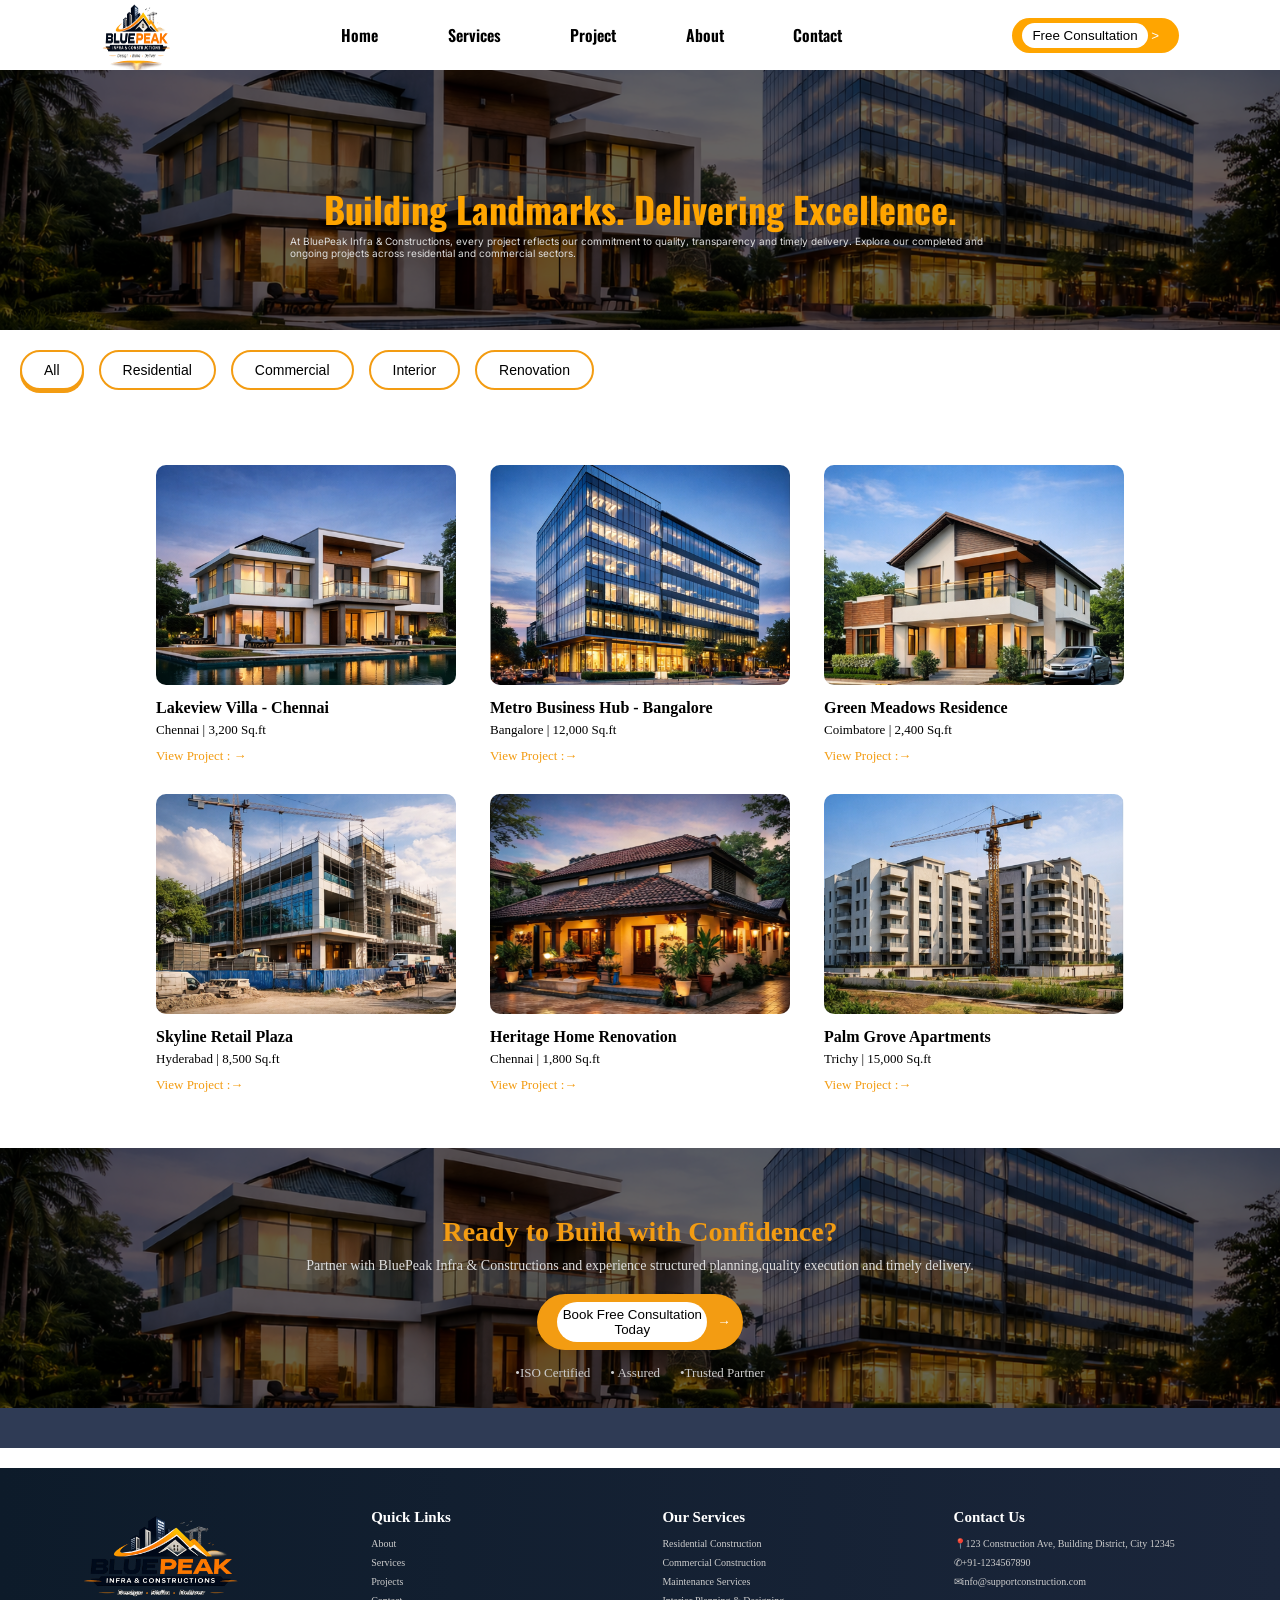
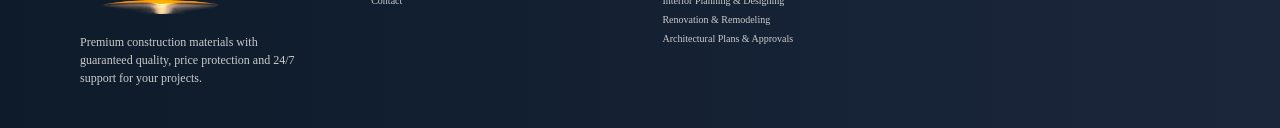
<file: project.html>
<!DOCTYPE html>
<html lang="en">
<head>
  <meta charset="UTF-8">
  <meta name="viewport" content="width=device-width, initial-scale=1.0">
  <title>Construction Website</title>
  <link rel="stylesheet" href="./assets/css/project.css">
  <link rel="preconnect" href="https://fonts.googleapis.com">
<link rel="preconnect" href="https://fonts.gstatic.com" crossorigin>
<link href="https://fonts.googleapis.com/css2?family=Inter:ital,opsz,wght@0,14..32,100..900;1,14..32,100..900&family=Oswald:wght@200..700&display=swap" rel="stylesheet">
<link rel="stylesheet" href="https://cdnjs.cloudflare.com/ajax/libs/font-awesome/6.5.0/css/all.min.css">
</head>
<body>
  <div class="overall">
     <!--Banner Section-->
    <header>
      <!-- NAVBAR -->
        <nav>
            <img src="./assets/images/logo.png" alt"logo">
            <ul>
                <li><a href="index.html">Home</a></li>
                <li><a href="services.html">Services</a></li>
                <li><a href="project.html">Project</a></li>
                <li><a href="about.html">About</a></li>
                <li><a href="contact.html">Contact</a></li>
            </ul>
            <button class="button"> <span>  Free Consultation</span>  &gt;</button>
           
      </nav>
    </header>

<!-- BANNER CONTENT  -->
 <section class="banner">
    <img src="./assets/images/banner.png" class="banner-img" alt="banner">
  <div class="overlay">
    <h1>Building Landmarks. Delivering Excellence.</h1>
    <p> At BluePeak Infra & Constructions, every project reflects our commitment to quality, transparency and timely delivery. Explore our completed and ongoing projects across residential and commercial sectors.</p>
  </div>
</section>

<!-- FILTERS-->

<section>
    <div class="filters">
        <button class="active">All</button>
        <button>Residential</button>
        <button>Commercial</button>
        <button>Interior</button>
        <button>Renovation</button>
    </div>
</section>

<!--ALL FILTER-->
<section>
  <div class="projects">  
      <div class="card">
        <img src="./assets/images/pr1.png" alt="project1">
        <h3>Lakeview Villa - Chennai</h3>
        <p>Chennai | 3,200 Sq.ft</p>
        <a href="#">View Project : &rarr;</a>
    </div>

    <div class="card">
        <img src="./assets/images/pr2.png" alt="project2">
        <h3>Metro Business Hub - Bangalore</h3>
        <p>Bangalore | 12,000 Sq.ft</p>
        <a href="#">View Project :&rarr;</a>
    </div>

    <div class="card">
        <img src="./assets/images/pr3.png" alt="project3">
        <h3>Green Meadows Residence</h3>
        <p>Coimbatore | 2,400 Sq.ft</p>
        <a href="#">View Project :&rarr;</a>
    </div>

    <div class="card">
        <img src="./assets/images/pr4.png" alt="project4">
        <h3>Skyline Retail Plaza</h3>
        <p>Hyderabad | 8,500 Sq.ft</p>
        <a href="#">View Project :&rarr;</a>
    </div>

    <div class="card">
        <img src="./assets/images/pr5.png" alt="project5">
        <h3>Heritage Home Renovation</h3>
        <p>Chennai | 1,800 Sq.ft</p>
        <a href="#">View Project :&rarr;</a>
    </div>

    <div class="card">
        <img src="./assets/images/pr6.png" alt="project6">
        <h3>Palm Grove Apartments</h3>
        <p>Trichy | 15,000 Sq.ft </p>
        <a href="#">View Project :&rarr;</a>
    </div>

  </div>
</section>

<!--CONFIDENCE -->
<section>
<div class="conf-banner">

  <img src="./assets/images/banner.png" class="conf-img">

  <div class="conf-overlay">
    <h2>Ready to Build with Confidence?</h2>
    <p>Partner with BluePeak Infra & Constructions and experience structured planning,quality execution and timely delivery.</p>

    <button class="conf-btn">
    <span> Book Free Consultation Today</span>&rarr;
    </button>

    <div class="conf-points">
      <span>&bull;ISO Certified</span>
      <span>&bull; Assured</span>
      <span>&bull;Trusted Partner</span>
    </div>
  </div>

</div>
</section>

<!--FOOTER-->
<section>
<footer class="footer">

  <div class="footer-container">

    <!-- LEFT -->
    <div class="footer-col ">
      <img src="./assets/images/logo.png" alt="logo">
      <p>Premium construction materials with guaranteed quality, price protection and 24/7 support for your projects.</p>
    </div>

    <!-- QUICK LINKS -->
    <div class="footer-col">
      <h3>Quick Links</h3>
      <ul>
        <li>About</li>
        <li>Services</li>
        <li>Projects</li>
        <li>Contact</li>
      </ul>
    </div>

    <!-- FOOTER SERVICES -->
    <div class="footer-col all">
      <h3>Our Services</h3>
      <ul>
        <li>Residential Construction</li>
        <li>Commercial Construction</li>
        <li>Maintenance Services</li>
        <li>Interior Planning & Designing</li>
        <li>Renovation & Remodeling</li>
        <li>Architectural Plans & Approvals</li>
      </ul>
    </div>

    <!-- CONTACT -->
    <div class="footer-col">
      <h3>Contact Us</h3>
      <ul class="contact">
        <li> &#128205;123 Construction Ave, Building District, City 12345</li>
        <li> &#9990;+91-1234567890</li>
        <li>&#9993;info@supportconstruction.com</li>
      </ul>
    </div>

  </div>

</footer>
</section>
</body>
</html>
</file>
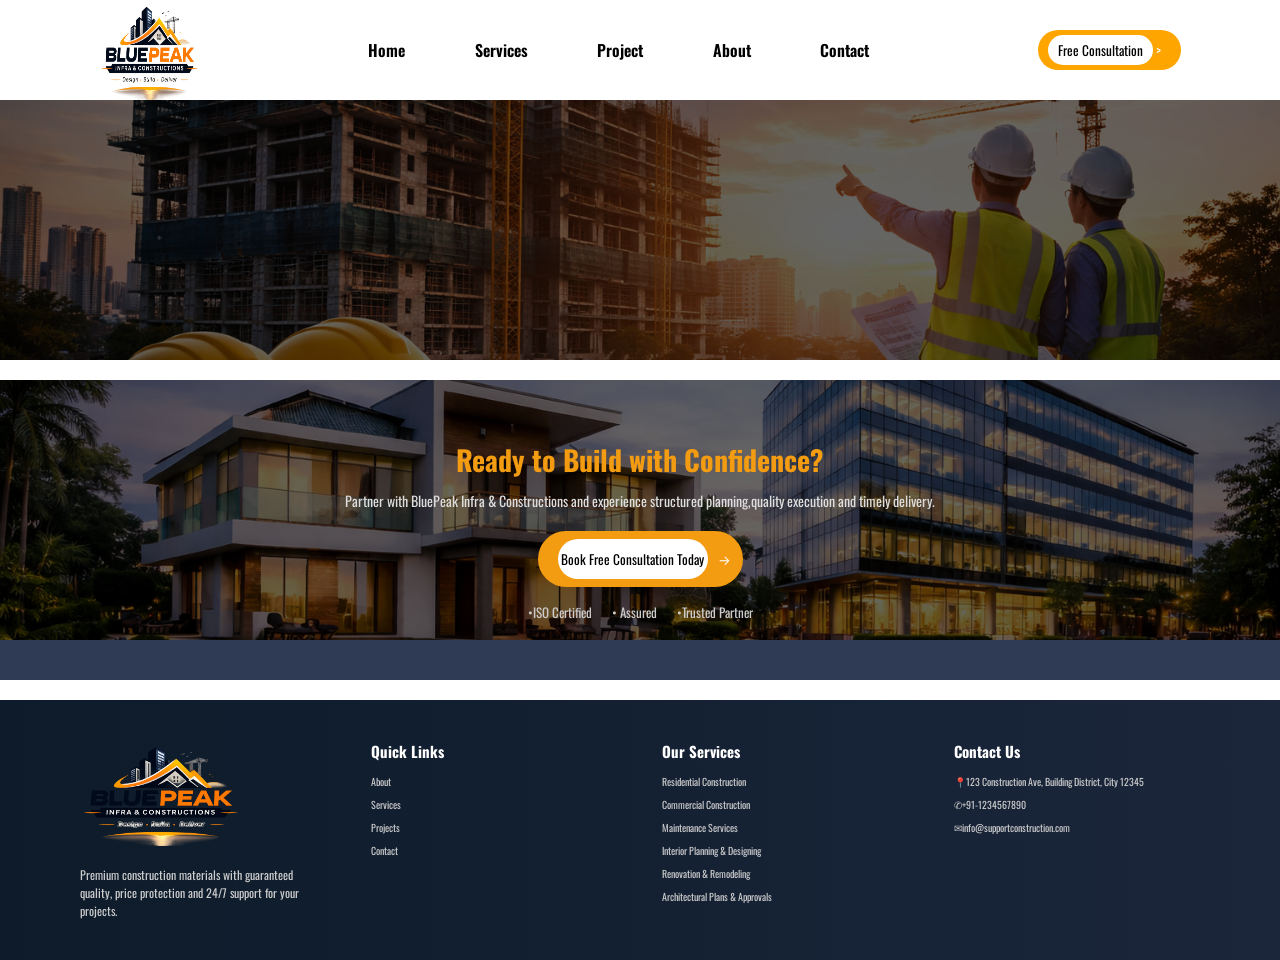
<file: construction Website/about.html>
<!DOCTYPE html>
<html lang="en">
<head>
  <meta charset="UTF-8">
  <meta name="viewport" content="width=device-width, initial-scale=1.0">
  <title>Construction Website</title>
  <link rel="stylesheet" href="./assets/css/about.css">
  <link rel="preconnect" href="https://fonts.googleapis.com">
<link rel="preconnect" href="https://fonts.gstatic.com" crossorigin>
<link href="https://fonts.googleapis.com/css2?family=Inter:ital,opsz,wght@0,14..32,100..900;1,14..32,100..900&family=Oswald:wght@200..700&display=swap" rel="stylesheet">
<link rel="stylesheet" href="https://cdnjs.cloudflare.com/ajax/libs/font-awesome/6.5.0/css/all.min.css">
</head>
<body>
  <div class="overall">
     <!--Banner Section-->
    <header>
      <!-- NAVBAR -->
        <nav>
            <img src="./assets/images/logo.png" alt"logo">
            <ul>
                <li><a href="index.html">Home</a></li>
                <li><a href="services.html">Services</a></li>
                <li><a href="project.html">Project</a></li>
                <li><a href="about.html">About</a></li>
                <li><a href="contact.html">Contact</a></li>
            </ul>
            <button class="button"> <span>  Free Consultation</span>  &gt;</button>
           
      </nav>
    </header>
    

 <!-- BANNER CONTENT  -->
  <section class="banner">
    <img src="./assets/images/service banner.png" class="banner-img" alt="banner">
  <div class="overlay">
    <h1></h1>
    <p> </p>
  </div>
</div>
</section>



<!--CONFIDENCE -->
<section>
<div class="conf-banner">

  <img src="./assets/images/banner.png" class="conf-img">

  <div class="conf-overlay">
    <h2>Ready to Build with Confidence?</h2>
    <p>Partner with BluePeak Infra & Constructions and experience structured planning,quality execution and timely delivery.</p>

    <button class="conf-btn">
    <span> Book Free Consultation Today</span>&rarr;
    </button>

    <div class="conf-points">
      <span>&bull;ISO Certified</span>
      <span>&bull; Assured</span>
      <span>&bull;Trusted Partner</span>
    </div>
  </div>

</div>
</section>

<!--FOOTER-->
<section>
<footer class="footer">

  <div class="footer-container">

    <!-- LEFT -->
    <div class="footer-col ">
      <img src="./assets/images/logo.png" alt="logo">
      <p>Premium construction materials with guaranteed quality, price protection and 24/7 support for your projects.</p>
    </div>

    <!-- QUICK LINKS -->
    <div class="footer-col">
      <h3>Quick Links</h3>
      <ul>
        <li>About</li>
        <li>Services</li>
        <li>Projects</li>
        <li>Contact</li>
      </ul>
    </div>

    <!-- FOOTER SERVICES -->
    <div class="footer-col all">
      <h3>Our Services</h3>
      <ul>
        <li>Residential Construction</li>
        <li>Commercial Construction</li>
        <li>Maintenance Services</li>
        <li>Interior Planning & Designing</li>
        <li>Renovation & Remodeling</li>
        <li>Architectural Plans & Approvals</li>
      </ul>
    </div>

    <!-- CONTACT -->
    <div class="footer-col">
      <h3>Contact Us</h3>
      <ul class="contact">
        <li> &#128205;123 Construction Ave, Building District, City 12345</li>
        <li> &#9990;+91-1234567890</li>
        <li>&#9993;info@supportconstruction.com</li>
      </ul>
    </div>

  </div>

</footer>
</section>
</body>
</html>

</body>
</html>
</file>
<file: assets/css/style.css>
* {
  margin: 0;
  padding: 0;
  box-sizing: border-box;
  font-family: 'Oswald','inter', sans-serif;
}
.overall{
  width:100%;
  margin:auto;
}
a{
  text-decoration: none;
  color:black;
}
.colorYellow{
  color: yellow;
}


/* Nav bar*/
nav>img{
  width:70px;
  height:70px;
}
nav{
  display:flex;
  justify-content: space-evenly;
  align-items: center;
  padding:10px 0x;
}

nav>ul{
  display:flex;
  justify-content: space-evenly;
  width:50%;
}
nav>ul>li{
  list-style-type: none;
  font-family: 'Oswald',sans-serif;
  font-weight: 600;
}

nav>ul>li>a:hover{
    
  color: #f39c12;
  cursor: pointer;
}

nav>button{
  background-color: orange;
  padding:10px 20px 10px 10px;
  border:none;
  border-radius: 30px;
  color:white;

}

/*NAV SPAN*/
nav>button>span{
  background-color: white;
  padding:5px 10px;
  border-radius: 17px;
  color: black;
}


/* ===== BANNER ===== */
.banner {
  position: relative;
  height: 100vh;
  overflow: hidden;
}

.banner-img {
  width: 100%;
  height: 100%;
  object-fit: cover;
  animation: zoomBg 12s ease-in-out infinite alternate;
}
@keyframes zoomBg {
  0% { transform: scale(1); }
  50% { transform: scale(1.0);  }
  100% {  transform: scale(1.1); }
}

/* OVERLAY */
.banner-overlay {
  position: absolute;
  inset: 0;
  background: rgba(0,0,0,0.6);

  display: flex;
  justify-content: space-between;
  align-items: center;
  padding: 0 80px;
  color: white;
}

/* LEFT SIDE */
.banner-left {
  max-width: 500px;
}

.banner-left h1 {
  font-size: 40px;
  margin-bottom: 10px;
}

.banner-left h2 {
  font-size: 42px;
  color: orange;
  margin-bottom: 15px;
}

.banner-left p {
  color: #ddd;
  line-height: 1.6;
}

/* RIGHT FORM */
.banner-form {
  width: 320px;
  border: 2px solid orange;
  padding: 25px;
  border-radius: 12px;
  background: rgba(255,255,255,0.05);
  backdrop-filter: blur(10px);
}

.banner-form h3 {
  text-align: center;
  margin-bottom: 15px;
}

/* FORM */
.banner-form form {
  display: flex;
  flex-direction: column;
}

.banner-form input,
.banner-form select {
  margin-bottom: 12px;
  padding: 10px;
  border: none;
  border-radius: 6px;
}

/* BUTTON */
.banner-form button {
   display: flex;
  align-items: center;
  gap: 10px;
  padding: 6px 10px 6px 18px;
  border: 2px solid #f39c12;
  border-radius: 30px;
  background: #f39c12;
  cursor: pointer;
  color: white;
}

.banner-form button span {
  display: flex;
  align-items: center;
  justify-content: center;
  width: 150px;
  height: 40px;
  background:white;
  color:black;
  border-radius: 60px;
}

/* ================= SERVICES ================= */
.services {
  max-width: 1100px;
  margin: 60px auto;
  padding: 0 20px;
}

.services-title {
  text-align: center;
  font-size: 28px;
  font-weight: 600;
  margin-bottom: 40px;
  font-family: 'Oswald', sans-serif;
}


.service-row {
  display: grid;
  grid-template-columns: repeat(3, 1fr);
  gap: 25px;
}

/* CARD */
.card {
  transition: 0.3s ease;
  cursor: pointer;
}

/* IMAGE BOX */
.card-img {
  position: relative;
  height: 220px;
  overflow: hidden;
  border-radius: 10px;
}

/* IMAGE */
.card-img img {
  width: 100%;
  height: 100%;
  object-fit: cover;
  transition: 0.4s ease;
}

/* OVERLAY */
.overlay {
  position: absolute;
  inset: 0;
  background: rgba(0,0,0,0.5);

  display: flex;
  justify-content: center;
  align-items: center;

  opacity: 0;
  transition: 0.3s ease;
}

/* BUTTON */
.overlay button {
  display: flex;
  align-items: center;
  gap: 8px;

  background: orange;
  border: none;
  border-radius: 30px;
  padding: 5px;
  cursor: pointer;

  transform: translateY(20px);
  transition: 0.3s ease;
}

/* BUTTON TEXT */
.overlay button span {
  background: #fff;
  padding: 6px 14px;
  border-radius: 20px;
  font-size: 12px;
}

/* ARROW */
.overlay button i {
  width: 22px;
  height: 22px;
  background: #fff;
  color: orange;
  border-radius: 50%;

  display: flex;
  align-items: center;
  justify-content: center;
}

/* HOVER EFFECT */
.card:hover img {
  transform: scale(1.1);
  filter: blur(2px);
}

.card:hover .overlay {
  opacity: 1;
}

.card:hover button {
  transform: translateY(0);
}

/* TEXT */
.card h3 {
  margin-top: 12px;
  font-size: 15px;
  font-weight: 600;
}

.card p {
  font-size: 13px;
  color: #666;
  margin-top: 5px;
  line-height: 1.5;
}



/* CARD LIFT EFFECT */
.card:hover {
  transform: translateY(-8px);
}

/* OPTIONAL CORNER BORDER EFFECT */
.card-img::before,
.card-img::after {
  content: "";
  position: absolute;
  width: 30px;
  height: 30px;
  border: 2px solid #fff;
  opacity: 0;
  transition: 0.3s;
}

.card-img::before {
  top: 10px;
  left: 10px;
  border-right: none;
  border-bottom: none;
}

.card-img::after {
  bottom: 10px;
  right: 10px;
  border-left: none;
  border-top: none;
}

.card:hover .card-img::before,
.card:hover .card-img::after {
  opacity: 1;
}




/* ================= TRUSTED ================= */
.trusted {
  background: #071a3a;
  padding: 60px 80px;
  
}

/* FLEX ROW */
.trusted .container {
  display: flex;
  align-items: center;
  justify-content: center;
  gap: 40px;
}

/* LEFT IMAGE / ICON */
.trusted .icon img {
  width: 120px;   
}

/* OR if using icon */
.trusted .icon i {
  font-size: 90px;
  color: #f4b400;  
}

/* RIGHT CONTENT */
.trusted .content {
  max-width: 600px;
}

/* HEADING */
.trusted h2 {
  color: #f4b400;
  font-size: 28px;
  margin-bottom: 10px;
}

/* TEXT */
.trusted p {
  color:white;
  line-height: 1.6;
}

/*============WHY=================*/

.why {
  background: #f5f5f5;
  padding: 60px 80px;
  text-align: center;
}

.why h2 {
  font-size: 28px;
  margin-bottom: 10px;
}

.subtitle {
  color:black;
  margin-bottom: 40px;
}

/* GRID LAYOUT */
.cardsy {
  display: grid;
  grid-template-columns: repeat(3, 1fr);
  gap: 25px;
  max-width: 1100px;
  margin: auto;
}

/* CARD */
.cardy {
  background: #fff;
  padding: 25px;
  border-radius: 10px;
  text-align: left;
  border: 1px solid #ddd;
  transition: 0.3s ease;
  position: relative;
}

/* ICON */
.cardy i {
  background: #f4b400;
  color: #fff;
  padding: 12px;
  border-radius: 6px;
  margin-bottom: 15px;
  display: inline-block;
}

/* TEXT */
.cardy h3 {
  font-size: 18px;
  margin-bottom: 10px;
}

.cardy p {
  color: black;
  font-size: 14px;
  line-height: 1.6;
}

/* HOVER EFFECT */
.cardy:hover {
  transform: translateY(-8px);
  box-shadow: 0 10px 25px rgba(0,0,0,0.15);
}

/* ACTIVE CARD */
.cardy.active {
  box-shadow: 0 10px 25px rgba(0,0,0,0.2);
}

.cardy:nth-child(4) {
  grid-column: 1 / 2;
  justify-self: center;   }

.cardy:nth-child(5) {
  grid-column: 3 / 4;
  justify-self: start; 
}

/*EXP SECTION*/

.exp {
  display: flex;
  justify-content: space-between;
  align-items: center;

  padding: 80px;
  color: #fff;

  background: linear-gradient(rgba(0,0,0,0.75), rgba(0,0,0,0.75)), url("/assets/images/Exp\ Background.png") center/cover no-repeat;
}

/* ================= LEFT ================= */
.exp-left {
  width: 45%;
}

.exp-left h1 {
  font-size: 38px;
  margin-bottom: 20px;
}

.exp-left p {
  color: #ddd;
  line-height: 1.6;
  margin-bottom: 20px;
}

.exp-left ul {
  list-style: none;
  margin-bottom: 25px;
}

.exp-left ul li {
  position: relative;
  padding-left: 20px;
  margin-bottom: 12px;
}

.exp-left ul li::before {
  content: "";
  position: absolute;
  left: 0;
  top: 7px;
  width: 8px;
  height: 8px;
  background: #f4b400;
  border-radius: 50%;
}

/* BUTTON */
.exp-btn {
  display: flex;
  align-items: center;
  gap: 10px;

  background: #f4b400;
  border: none;
  border-radius: 30px;
  padding: 5px;
  cursor: pointer;
}

.exp-btn span {
  background: #fff;
  color: #000;
  padding: 10px 18px;
  border-radius: 30px;
}

/* ================= RIGHT ================= */
.exp-right {
  width: 50%;
  display: flex;
  justify-content: center;
}

/* WHITE TILTED CARD */
.exp-card-box {
  position: relative;
  background: #fff;
  padding: 20px;
  border-radius: 20px;

  transform: rotate(-5deg);
  transition: 0.5s ease;

  box-shadow: 0 30px 60px rgba(0,0,0,0.6);
}

/* IMAGE */
.exp-card-box img {
  width: 100%;
  border-radius: 15px;

  transform: rotate(5deg);
  transition: 0.5s ease;
}

/* HOVER EFFECT */
.exp-card-box:hover {
  transform: rotate(0deg) scale(1.03);
}

.exp-card-box:hover img {
  transform: rotate(0deg) scale(1.05);
}

/* ================= GLASS CARDS ================= */
.glass {
  position: absolute;

  background: rgba(255,255,255,0.1);
  backdrop-filter: blur(10px);

  border: 1px solid rgba(255,255,255,0.2);
  border-radius: 12px;

  padding: 12px 16px;
  color: #fff;

  font-size: 13px;
  box-shadow: 0 8px 25px rgba(0,0,0,0.3);
}

/* TEXT */
.glass span {
  display: block;
  font-size: 22px;
  color: #f4b400;
  margin-top: 5px;
}

/* POSITIONS */
.glass.top {
  top: -20px;
  right: -20px;
}

.glass.bottom {
  bottom: -20px;
  left: -20px;
}

/* HOVER */
.glass:hover {
  transform: translateY(-5px) scale(1.05);
}


/*HOW IT WORK*/

.works{
  background: white;
  padding: 60px 40px;   
  text-align: center;
  align-items:center;
  
}

.works h2 {
  font-size: 26px;
  margin-bottom: 8px;
}

.subtitle {
  color:black;
  margin-bottom: 30px; 
}

/* ================= TIMELINE ================= */
.timeline {
  position: relative;
  max-width: 1000px;
  margin: auto;
}

/* CENTER LINE */
.timeline::before {
  content: "";
  position: absolute;
  left: 50%;
  top: 0;
  width: 2px;
  height: 100%;
  background: #ddd;
  transform: translateX(-50%);
}

/* ================= ROW ================= */
.row {
  display: flex;
  align-items: center;
  justify-content: space-between;
  margin-bottom: 40px;   /* reduced space */
  position: relative;
}

/* COLUMNS */
.col {
  width: 42%;
}

/* IMAGE  */
.image img {
  width: 100%;
  border-radius: 10px;
  display: block;
}

/*  IMAGE */
.image {
  margin: 0;
  padding: 0;
}

/* CONTENT */
.content {
  text-align: left;
}

.content h3 {
  color: #f4b400;
  margin-bottom: 6px;   
}

.content p {
  font-size: 13px;
  color:black;
  line-height: 1.5;
}

/* ========= CENTER NUMBER ======= */
.center {
  position: absolute;
  left: 50%;
  transform: translateX(-50%);

  background: #f4b400;
  color: #fff;

  width: 34px;
  height: 34px;
  border-radius: 50%;

  display: flex;
  align-items: center;
  justify-content: center;

  font-weight: bold;
  font-size: 14px;

  z-index: 2;
}

/*  ROWS */
.row:last-child {
  margin-bottom: 0;
}


/* ================= TESTIMONIAL SECTION ================= */
.testimonials {
  background: #071a3a;
  padding: 80px 40px;
  text-align: center;
  color: #fff;
  height:650px;
}

.testimonials h2 {
  font-size: 28px;
  margin-bottom: 10px;
}

.subtitle {
  color: #aaa;
  margin-bottom: 40px;
}

/* ================= TESTIMONIAL BOX ================= */
.testimonial-box {
  background: rgba(255,255,255,0.08);
  padding: 30px;
  border-radius: 15px;
  max-width: 650px;
  margin: 0 auto 30px;
  text-align: left;
  position: relative;
}

/* QUOTE */
.quote {
  font-size: 50px;
  color: #f4b400;
  line-height: 1;
  margin-bottom: 10px;
}

/* STARS */
.stars {
  color: #f4b400;
  font-size: 18px;
  margin-bottom: 15px;
}

/* MESSAGE */
.message {
  font-size: 14px;
  color: #ddd;
  line-height: 1.6;
  margin-bottom: 20px;
}

/* USER INFO */
.user {
  display: flex;
  align-items: center;
  gap: 10px;
}

.user img {
  width: 45px;
  height: 45px;
  border-radius: 50%;
  object-fit: cover;
}

.user h4 {
  font-size: 14px;
  margin: 0;
}

.user span {
  font-size: 12px;
  color: #aaa;
}

/* ================= DOTS ================= */
.dots {
  margin: 20px 0;
}

.dots span {
  display: inline-block;
  width: 8px;
  height: 8px;
  background: #777;
  border-radius: 50%;
  margin: 0 5px;
}

.dots .active {
  background: #f4b400;
  width: 20px;
  border-radius: 10px;
}

/* ================= STATS ================= */
.stats {
  display: flex;
  justify-content: space-around;
  flex-wrap: wrap;
  gap: 20px;
  margin-top: 30px;
}

.stats div {
  text-align: center;
}

.stats h3 {
  color: #f4b400;
  font-size: 22px;
  margin-bottom: 5px;
}

.stats p {
  font-size: 13px;
  color: #ccc;
}

/* CONFIDENCE SECTION */

.conf-banner {
  position: relative;
  height: 300px;
  overflow: hidden;
  top:20px;
}

/* CURVE */
.conf-banner::after {
  content: "";
  position: absolute;
  bottom: -80px;
  left: 30%;
  transform: translateX(-30%);

  width: 130%;
  height: 120px;

  background: #2f3b55;   
  border-radius: 30px;
}
/* BACKGROUND IMAGE */
.conf-img {
  width: 100%;
  height: 100%;
  object-fit: cover;
}

/* OVERLAY */
.conf-overlay {
  position: absolute;
  top: 0;
  left: 0;
  width: 100%;
  height: 100%;
  background: rgba(0,0,0,0.6);

  display: flex;
  flex-direction: column;
  align-items: center;
  justify-content: center;
  text-align: center;
  padding: 20px;
}

/* HEADING */
.conf-overlay h2 {
  color: #f39c12;
  font-size: 28px;
  margin-bottom: 10px;
}

/* TEXT */
.conf-overlay p {
  color: #ddd;
  font-size: 14px;
  max-width: 700px;
  margin-bottom: 20px;
}

/* BUTTON */
.conf-btn {
  display: flex;
  align-items: center;
  gap: 10px;
  padding: 6px 10px 6px 18px;
  border: 2px solid #f39c12;
  border-radius: 30px;
  background: #f39c12;
  cursor: pointer;
  color: white;;
}

/* SPAN */
.conf-btn span {
  display: flex;
  align-items: center;
  justify-content: center;
  width: 150px;
  height: 40px;
  background:white;
  color:black;
  border-radius: 60px;
}

/* POINTS */
.conf-points {
  margin-top: 15px;
  color: #ccc;
  font-size: 13px;
  display: flex;
  gap: 20px;
}



/* FOOTER */
.footer {
  width: 100%;
  height: 260px;              
  background: linear-gradient(to right, #0d1b2a, #1b263b);
  color: #ccc;
  
  display: flex;
  align-items: center;     
  text-decoration: none;   
  margin-top:30px;
}

/* CONTAINER */
.footer-container {
  width: 100%;
  padding: 0 80px;          
  display: flex;
  justify-content: space-between;
  text-decoration: none;
}

/* COLUMN WIDTH */
.footer-col {
  width: 22%;
   text-decoration: none;
}


/* LOGO */
.footer-col  img {
  width: 160px;               
  margin-bottom: 15px;
   text-decoration: none;
}


/* TEXT */
.footer-col p {
  font-size: 12px;
  line-height: 1.5;
  max-width: 220px;
  text-decoration: none;
}

/* HEADINGS */
.footer-col h3 {
  font-size: 15px;
  color: #fff;
  margin-bottom: 12px;
  text-decoration: none;
}

/* LIST */
.footer-col ul li {
  font-size: 10px;
  margin-bottom: 8px;
  text-decoration: none;
  list-style: none;
}


/* CONTACT */
.contact li {
  margin-bottom: 10px;
  text-decoration: none;
}

/*RESPONSIVE */ 

@media (max-width: 330px) {

  /* NAV */
  nav {
    flex-direction: column;
    gap: 10px;
    padding: 10px;
  }

  nav > ul {
    flex-direction: column;
    width: 100%;
    gap: 8px;
    align-items: center;
  }

  /* BANNER */
  .banner-overlay {
    flex-direction: column;
    padding: 20px;
    text-align: center;
  }

  .banner-left h1 {
    font-size: 22px;
  }

  .banner-left h2 {
    font-size: 24px;
  }

  .banner-form {
    width: 100%;
    margin-top: 15px;
  }

  /* SERVICES */
  .service-row {
    grid-template-columns: 1fr;
  }

  /* TRUSTED */
  .trusted .container {
    flex-direction: column;
    text-align: center;
  }

  /* WHY */
  .cardsy {
    grid-template-columns: 1fr;
  }

  .cardy:nth-child(4),
  .cardy:nth-child(5) {
    grid-column: auto;
    justify-self: center;
  }

  /* EXP SECTION */
  .exp {
    flex-direction: column;
    padding: 40px 20px;
  }

  .exp-left,
  .exp-right {
    width: 100%;
  }

  .exp-card-box {
    transform: none;
  }

  .exp-card-box img {
    transform: none;
  }

  .glass.top {
    top: 5px;
    right: 5px;
  }

  .glass.bottom {
    bottom: 5px;
    left: 5px;
  }

  /* WORKS */
  .row {
    flex-direction: column;
    gap: 15px;
    text-align: center;
  }

  .col {
    width: 100%;
  }

  .timeline::before {
    display: none;
  }

  .center {
    position: relative;
    margin: 10px auto;
    transform: none;
  }

  /* TESTIMONIAL */
  .testimonial-box {
    padding: 20px;
  }

  .stats {
    flex-direction: column;
    gap: 15px;
  }

  /* CONFIDENCE */
  .conf-overlay h2 {
    font-size: 20px;
  }

  .conf-overlay p {
    font-size: 12px;
  }

  .conf-points {
    flex-direction: column;
    gap: 5px;
  }

  /* FOOTER */
  .footer-container {
    flex-direction: column;
    padding: 20px;
    gap: 20px;
  }

  .footer-col {
    width: 100%;
  }
}
</file>
<file: assets/css/about.css>
* {
  margin: 0;
  padding: 0;
  box-sizing: border-box;
  font-family: 'Oswald','inter', sans-serif;
}
.overall{
  width:100%;
  margin:auto;
}
a{
  text-decoration: none;
  color:black;
}


/* Nav bar*/
nav>img{
  width:100px;
  height:100px;
}
nav{
  display:flex;
  justify-content: space-evenly;
  align-items: center;
  padding:10px 0x;
}

nav>ul{
  display:flex;
  justify-content: space-evenly;
  width:50%;
}
nav>ul>li{
  list-style-type: none;
  font-family: 'Oswald',sans-serif;
  font-weight: 600;
}

nav>ul>li>a:hover{
    
  color: #f39c12;
  cursor: pointer;
}

nav>button{
  background-color: orange;
  padding:10px 20px 10px 10px;
  border:none;
  border-radius: 30px;
  color:white;

}

/*NAV SPAN*/
nav>button>span{
  background-color: white;
  padding:5px 10px;
  border-radius: 17px;
  color: black;
}

/*Banner Content*/
.hero {
  position: relative;
  height: 350px;
  overflow: hidden;
 
}

/* IMAGE AS BACKGROUND */
.hero-bg {
  position: absolute;
  width: 100%;
  height: 100%;
  object-fit: cover;
  top: 0;
  left: 0;
  z-index: -1;
}

/* OVERLAY */
.overlay {
  height: 100%;
  background: rgba(0,0,0,0.6);
  display: flex;
  align-items: center;
  justify-content: center;
  text-align: center;
  padding: 20px;
}

.hero-content h1 {
  color: #ffc107;
  font-size: 32px;
  margin-bottom: 10px;
}

.hero-content p {
  color: #ddd;
  max-width: 700px;
}

/* STATS */
.stats {
  position: absolute;
  bottom: -0.5px;
  width: 100%;
  display: flex;
  justify-content: center;
  gap: 25px;
}

.card {
  background: #eee;
  width: 180px;
  padding: 20px;
  border-radius: 15px;
  text-align: center;
  border-bottom: 4px solid #ffc107;
}


/* OUR STORY*/
.story {
  padding: 60px 80px;
  background: #f5f5f5;
  top:80px;
}

.story-container {
  display: flex;
  align-items: center;
  justify-content: space-between;
  gap: 50px;
}

/* TEXT */
.story-text {
  flex: 1;
}

.story-text h2 {
  font-size: 28px;
  margin-bottom: 15px;
  color: #111;
}

.story-text p {
  font-size: 14px;
  color: #444;
  line-height: 1.7;
  margin-bottom: 15px;
}

/* IMAGES */
.story-images {
  flex: 1;
  display: flex;
  align-items: center;
  gap: 20px;
}

/* MAIN IMAGE */
.main-img {
  width: 60%;
  border-radius: 15px;
  object-fit: cover;
}

/* SIDE IMAGE */
.side-img {
  width: 40%;
  border-radius: 15px;
  object-fit: cover;
}

.mv-section {
  padding: 60px 80px;
  background: #f5f5f5;
}

.mv-container {
  display: flex;
  justify-content: center;
  gap: 40px;
  flex-wrap: wrap;
}

/* CARD COMMON */
.mv-card {
  width: 420px;
  padding: 30px 25px;
  border-radius: 20px;
  text-align: center;
  color: #fff;
  box-shadow: 0 8px 20px rgba(0,0,0,0.15);
}

/* ICON */
.mv-card .icon {
  width: 60px;
  height: 60px;
  margin: 0 auto 15px;
  background: #fff;
  border-radius: 50%;
  display: flex;
  align-items: center;
  justify-content: center;
}

.mv-card .icon img {
  width: 28px;
}

/* TITLE */
.mv-card h3 {
  font-size: 22px;
  margin-bottom: 10px;
}

/* TEXT */
.mv-card p {
  font-size: 14px;
  line-height: 1.7;
}

/* COLORS */
.mission {
  background: #0d1b2a;
}

.vision {
  background: #f39c12;
}

/*CORE VALUES*/
.values {
  padding: 60px 80px;
  text-align: center;
  background: #f5f5f5;
}

.values h2 {
  margin-bottom: 40px;
  font-size: 28px;
}

/* GRID */
.values-container {
  display: flex;
  justify-content: center;
  gap: 25px;
  flex-wrap: wrap;
}

/* CARD */
.value-card {
  width: 240px;
  background:white;
  padding: 25px 20px;
  border-radius: 12px;
  position: relative;
  overflow: hidden;
  box-shadow: 0 4px 12px rgba(0,0,0,0.1);
  transition: transform 0.3s ease;
}

/* ICON */
.value-card img {
  width: 45px;
  margin-bottom: 10px;
}

/* TEXT */
.value-card h3 {
  margin-bottom: 10px;
}

.value-card p {
  font-size: 13px;
  color:BLACK;
}

/* BOTTOM LINE */
.value-card::after {
  content: "";
  position: absolute;
  left: 0;
  bottom: 0;
  height: 4px;
  width: 0%;
  background: orange;
  transition: width 0.4s ease;
}

/*  HOVER EFFECT */
.value-card:hover::after {
  width: 100%;
}

/*  LIFT EFFECT */
.value-card:hover {
  transform: translateY(-8px);
}

/*OUR TEAM*/
.team {
  padding: 60px 80px;
  text-align: center;
  background: #f5f5f5;
}

.team h2 {
  font-size: 28px;
  margin-bottom: 10px;
}

.subtitle {
  font-size: 14px;
  color: #666;
  margin-bottom: 40px;
}

/* GRID */
.team-container {
  display: flex;
  justify-content: center;
  gap: 40px;
  flex-wrap: wrap;
}

/* CARD */
.team-card {
  text-align: center;
  width: 200px;
  transition: transform 0.3s ease;
}

/* IMAGE */
.team-card img {
  width: 150px;
  height: 150px;
  border-radius: 50%;
  object-fit: cover;
  margin-bottom: 15px;
}

/* NAME */
.team-card h3 {
  font-size: 16px;
  margin-bottom: 5px;
  color: #111;
}

/* ROLE */
.team-card span {
  font-size: 13px;
  color: #666;
}

/* HOVER EFFECT */
.team-card:hover {
  transform: translateY(-8px);
}

/* CONFIDENCE SECTION */

.conf-banner {
  position: relative;
  height: 300px;
  overflow: hidden;
}

/* CURVE */
.conf-banner::after {
  content: "";
  position: absolute;
  bottom: -80px;
  left: 30%;
  transform: translateX(-30%);

  width: 130%;
  height: 120px;

  background: #2f3b55;   
  border-radius: 30px;
}
/* BACKGROUND IMAGE */
.conf-img {
  width: 100%;
  height: 100%;
  object-fit: cover;
}

/* OVERLAY */
.conf-overlay {
  position: absolute;
  top: 0;
  left: 0;
  width: 100%;
  height: 100%;
  background: rgba(0,0,0,0.6);

  display: flex;
  flex-direction: column;
  align-items: center;
  justify-content: center;
  text-align: center;
  padding: 20px;
}

/* HEADING */
.conf-overlay h2 {
  color: #f39c12;
  font-size: 28px;
  margin-bottom: 10px;
}

/* TEXT */
.conf-overlay p {
  color: #ddd;
  font-size: 14px;
  max-width: 700px;
  margin-bottom: 20px;
}

/* BUTTON */
.conf-btn {
  display: flex;
  align-items: center;
  gap: 10px;
  padding: 6px 10px 6px 18px;
  border: 2px solid #f39c12;
  border-radius: 30px;
  background: #f39c12;
  cursor: pointer;
  color: white;;
}

/* SPAN */
.conf-btn span {
  display: flex;
  align-items: center;
  justify-content: center;
  width: 150px;
  height: 40px;
  background:white;
  color:black;
  border-radius: 60px;
}

/* POINTS */
.conf-points {
  margin-top: 15px;
  color: #ccc;
  font-size: 13px;
  display: flex;
  gap: 20px;
}



/* FOOTER */
.footer {
  width: 100%;
  height: 260px;              
  background: linear-gradient(to right, #0d1b2a, #1b263b);
  color: #ccc;
  margin-top: 20px;
  display: flex;
  align-items: center;     
  text-decoration: none;   
}

/* CONTAINER */
.footer-container {
  width: 100%;
  padding: 0 80px;          
  display: flex;
  justify-content: space-between;
  text-decoration: none;
}

/* COLUMN WIDTH */
.footer-col {
  width: 22%;
   text-decoration: none;
}


/* LOGO */
.footer-col  img {
  width: 160px;               
  margin-bottom: 15px;
   text-decoration: none;
}


/* TEXT */
.footer-col p {
  font-size: 12px;
  line-height: 1.5;
  max-width: 220px;
  text-decoration: none;
}

/* HEADINGS */
.footer-col h3 {
  font-size: 15px;
  color: #fff;
  margin-bottom: 12px;
  text-decoration: none;
}

/* LIST */
.footer-col ul li {
  font-size: 10px;
  margin-bottom: 8px;
  text-decoration: none;
  list-style: none;
}


/* CONTACT */
.contact li {
  margin-bottom: 10px;
  text-decoration: none;
}
/* RESPONSIVE */
@media (max-width: 330px) {

  /* NAVBAR */
  nav {
    flex-direction: column;
    gap: 10px;
  }

  nav > ul {
    width: 100%;
    flex-direction: column;
    align-items: center;
    gap: 8px;
  }

  nav > button {
    padding: 8px 15px;
  }

  /* HERO */
  .hero {
    height: 280px;
  }

  .hero-content h1 {
    font-size: 18px;
  }

  .hero-content p {
    font-size: 12px;
  }

  /* STATS */
  .stats {
    flex-direction: column;
    align-items: center;
    gap: 10px;
    bottom: -150px;
  }

  .card {
    width: 90%;
  }

  /* STORY */
  .story {
    padding: 30px 15px;
  }

  .story-container {
    flex-direction: column;
    gap: 20px;
  }

  .story-images {
    flex-direction: column;
  }

  .main-img,
  .side-img {
    width: 100%;
  }

  /* MISSION & VISION */
  .mv-section {
    padding: 30px 15px;
  }

  .mv-card {
    width: 100%;
    padding: 20px;
  }

  /* VALUES */
  .values {
    padding: 30px 15px;
  }

  .value-card {
    width: 100%;
  }

  /* TEAM */
  .team {
    padding: 30px 15px;
  }

  .team-card {
    width: 100%;
  }

  .team-card img {
    width: 110px;
    height: 110px;
  }

  /* CONFIDENCE SECTION */
  .conf-overlay h2 {
    font-size: 18px;
  }

  .conf-overlay p {
    font-size: 12px;
  }

  .conf-btn span {
    width: 100px;
    height: 35px;
  }

  .conf-points {
    flex-direction: column;
    gap: 5px;
  }

  /* FOOTER */
  .footer {
    height: auto;
    padding: 30px 0;
  }

  .footer-container {
    flex-direction: column;
    gap: 20px;
    padding: 0 15px;
  }

  .footer-col {
    width: 100%;
  }

  .footer-col p {
    max-width: 100%;
  }
}
</file>
<file: assets/css/contact.css>
* {
  margin: 0;
  padding: 0;
  box-sizing: border-box;
  font-family: 'Oswald','inter', sans-serif;
}
.overall{
  width:100%;
  margin:auto;
}
a{
  text-decoration: none;
  color:black;
}
.colorYellow{
  color: yellow;
}


/* Nav bar*/
nav>img{
  width:70px;
  height:70px;
}
nav{
  display:flex;
  justify-content: space-evenly;
  align-items: center;
  padding:10px 0x;
}

nav>ul{
  display:flex;
  justify-content: space-evenly;
  width:50%;
}
nav>ul>li{
  list-style-type: none;
  font-family: 'Oswald',sans-serif;
  font-weight: 600;
}

nav>ul>li>a:hover{
    
  color: #f39c12;
  cursor: pointer;
}

nav>button{
  background-color: orange;
  padding:10px 20px 10px 10px;
  border:none;
  border-radius: 30px;
  color:white;

}

/*NAV SPAN*/
nav>button>span{
  background-color: white;
  padding:5px 10px;
  border-radius: 17px;
  color: black;
}

/*Banner Content*/
.banner {
  position: relative;
  width: 100%;
  height: 260px;
  overflow: hidden;
}

.banner-img {
  width: 100%;
  height: 100%;
  object-fit: cover;
}

/* OVERLAY */
.overlay {
  position: absolute;
  top: 0;
  left: 0;
  width: 100%;
  height: 100%;
  background: rgba(0,0,0,0.6);

  display: flex;
  flex-direction: column;
  justify-content: center;
  align-items: center;

  padding-top: 40px; 
}

.overlay h1 {
  color: orange;
  font-size: 36px;
  font-family:  'Oswald',sans-serif;
}

.overlay p {
  color: #ddd;
  max-width: 700px;
  font-size: 10px;
  font-family:  'inter',sans-serif;
  
}


/*CONTACT*/
.contact {
  display: flex;
  gap: 40px;
  padding: 50px 80px;
  background: #f5f5f5;
  font-size: medium;
}

/* LEFT */
.left {
  width: 50%;
}

.left h2 {
  font-size: 28px;
  margin-bottom: 30px;
}

.left span {
  color: #f39c12;
}

/* CARDS GRID */
.cards {
  display: flex;
  flex-wrap: wrap;
  gap: 20px;
}

/* CARD */
.card {
  width: 45%;
  background: #fff;
  padding: 20px;
  border-radius: 10px;
  display: flex;
  gap: 15px;
  align-items: flex-start;

  box-shadow: 0 4px 10px rgba(0,0,0,0.08);
  transition: 0.3s;
}

.card:hover {
  transform: translateY(-5px);
}

/* ICON STYLE */
.icon {
  font-size: 20px;
  background: #f39c12;
  color: white;

  width: 35px;
  height: 35px;

  display: flex;
  align-items: center;
  justify-content: center;

  border-radius: 6px;
}


/* TEXT */
.card h4 {
  font-size: 14px;
  margin-bottom: 5px;
}

.card p {
  font-size: 12px;
  color: #555;
  line-height: 1.5;
}

/* RIGHT */
.right {
  width: 50%;
  background: #fff;
  padding: 30px;
  border-radius: 10px;
}

.right h3 {
  text-align: center;
  margin-bottom: 30px;
  font-size: large;

}

/* FORM */
.row {
  display: flex;
  gap: 15px;
  margin-bottom: 15px;
  font-size: small;
}

.row input,
.row select {
  width: 90%;
  padding: 10px;
  border: none;
  background: #eee;
  border-radius: 5px;
  font-size: small;
}

textarea {
  width: 100%;
  height: 100px;
  padding: 10px;
  border: none;
  background: #eee;
  border-radius: 5px;
  margin-bottom: 20px;
  font-size: small;
}

/* BUTTON */
.btn {
  display: flex;
  align-items: center;
  gap: 10px;
  padding: 6px 10px 6px 18px;
  border: 2px solid #f39c12;
  border-radius: 30px;
  background: #f39c12;
  cursor: pointer;
  color: white;;
}

/* SPAN */
.btn span {
  display: flex;
  align-items: center;
  justify-content: center;
  width: 150px;
  height: 40px;
  background:white;
  color:black;
  border-radius: 60px;
}



/* MAP SECTION */
.map-section {
  position: relative;
  width: 100%;
  height: 260px;
  border-radius: 15px;
  overflow: hidden;
}

/* MAP */
.map {
  width: 100%;
  height: 100%;
  border: none;
}

/* INFO CARD */
.map-card {
  position: absolute;
  top: 20px;
  left: 20px;
  background: white;
  padding: 10px 15px;
  border-radius: 10px;

  box-shadow: 0 4px 10px rgba(0,0,0,0.2);
}

.map-card h4 {
  font-size: 14px;
  margin-bottom: 2px;
}

.map-card p {
  font-size: 12px;
  color: #555;
}

/* MANUAL PIN */
.pin {
  position: absolute;
  right: 12px;
  top: 12px;

  width: 14px;
  height: 14px;
  background: #f39c12;
  border-radius: 50%;
}

.pin::after {
  content: "";
  position: absolute;
  bottom: -6px;
  left: 50%;
  transform: translateX(-50%);

  width: 6px;
  height: 8px;
  background: #f39c12;
  border-radius: 3px;
}

/* FLOAT BUTTON */
.map-btn {
  position: absolute;
  right: 15px;
  bottom: 15px;

  width: 35px;
  height: 35px;
  background: #f39c12;
  border-radius: 50%;

  display: flex;
  align-items: center;
  justify-content: center;

  cursor: pointer;
}

/*  MANUAL BUILDING ICON */
.building {
  position: relative;
  width: 14px;
  height: 18px;
  background: white;
  margin-top: 20px;;
}



/* CONFIDENCE SECTION */

.conf-banner {
  position: relative;
  height: 300px;
  overflow: hidden;
  margin-top: 20px;
}

/* CURVE */
.conf-banner::after {
  content: "";
  position: absolute;
  bottom: -80px;
  left: 30%;
  transform: translateX(-30%);

  width: 130%;
  height: 120px;

  background: #2f3b55;   
  border-radius: 30px;
}
/* BACKGROUND IMAGE */
.conf-img {
  width: 100%;
  height: 100%;
  object-fit: cover;
}

/* OVERLAY */
.conf-overlay {
  position: absolute;
  top: 0;
  left: 0;
  width: 100%;
  height: 100%;
  background: rgba(0,0,0,0.6);

  display: flex;
  flex-direction: column;
  align-items: center;
  justify-content: center;
  text-align: center;
  padding: 20px;
}

/* HEADING */
.conf-overlay h2 {
  color: #f39c12;
  font-size: 28px;
  margin-bottom: 10px;
}

/* TEXT */
.conf-overlay p {
  color: #ddd;
  font-size: 14px;
  max-width: 700px;
  margin-bottom: 20px;
}

/* BUTTON */
.conf-btn {
  display: flex;
  align-items: center;
  gap: 10px;
  padding: 6px 10px 6px 18px;
  border: 2px solid #f39c12;
  border-radius: 30px;
  background: #f39c12;
  cursor: pointer;
  color: white;;
}

/* SPAN */
.conf-btn span {
  display: flex;
  align-items: center;
  justify-content: center;
  width: 150px;
  height: 40px;
  background:white;
  color:black;
  border-radius: 60px;
}

/* POINTS */
.conf-points {
  margin-top: 15px;
  color: #ccc;
  font-size: 13px;
  display: flex;
  gap: 20px;
}



/* FOOTER */

.footer {
  width: 100%;
  min-height: 260px;
  background: linear-gradient(to right, #0d1b2a, #1b263b);
  color: #ccc;
  margin-top: 20px;
  display: flex;
  align-items: center;
  padding: 40px 0;
}


.footer-container {
  width: 100%;
  padding: 0 80px;
  display: flex;
  justify-content: space-between;
  align-items: flex-start;
  gap: 30px;
}

.footer-col {
  flex: 1;
}

.footer-col img {
  width: 140px;
  margin-bottom: 15px;
  display: block;
}

.footer-col h3 {
  font-size: 15px;
  color: #fff;
  margin-bottom: 12px;
}

.footer-col p {
  font-size: 13px;
  line-height: 1.5;
}

.footer-col ul {
  padding: 0;
}

.footer-col ul li {
  list-style: none;
  font-size: 13px;
  margin-bottom: 8px;
}

.footer a {
  text-decoration: none;
  color: #ccc;
}

.footer a:hover {
  color: #f39c12;
}
.footer .contact {
  background: transparent;
  padding: 0;
}

.footer-contact {
  list-style: none;
  padding: 0;
  margin: 0;
}

/* EACH ITEM */
.footer-contact li {
  display: flex;
  align-items: flex-start;
  gap: 10px;
  margin-bottom: 12px;
}

/* ICON */
.footer-contact li span {
  min-width: 18px;
  color: #f39c12;
}

/* TEXT */
.footer-contact li p {
  margin: 0;
  font-size: 13px;
  color: #ccc;
  line-height: 1.5;
}

/*RESPONSIVE*/

@media (max-width: 330px) {

  /* NAVBAR */
  nav {
    flex-direction: column;
    gap: 10px;
  }

  nav > ul {
    width: 100%;
    flex-direction: column;
    align-items: center;
    gap: 8px;
  }

  nav > button {
    padding: 8px 15px;
  }

  /* BANNER */
  .overlay h1 {
    font-size: 20px;
    text-align: center;
  }

  .overlay p {
    font-size: 10px;
    text-align: center;
    padding: 0 10px;
  }

  /* CONTACT SECTION */
  .contact {
    flex-direction: column;
    padding: 20px;
  }

  .left,
  .right {
    width: 100%;
  }

  /* CARDS */
  .cards {
    flex-direction: column;
  }

  .card {
    width: 100%;
  }

  /* FORM */
  .row {
    flex-direction: column;
  }

  .row input,
  .row select {
    width: 100%;
  }

  textarea {
    width: 100%;
  }

  /* MAP */
  .map-section {
    height: 200px;
  }

  .map-card {
    top: 10px;
    left: 10px;
    padding: 8px;
  }

  /* CONFIDENCE SECTION */
  .conf-overlay h2 {
    font-size: 18px;
  }

  .conf-overlay p {
    font-size: 12px;
  }

  .conf-points {
    flex-direction: column;
    gap: 5px;
  }

  /* FOOTER */
  .footer-container {
    flex-direction: column;
    padding: 20px;
    gap: 20px;
  }

  .footer-col {
    width: 100%;
  }

  .footer-col p {
    max-width: 100%;
  }

}
</file>
<file: assets/css/project.css>
* {
  margin: 0;
  padding: 0;
  box-sizing: border-box;
}
.overall{
  width:100%;
  margin:auto;
}
a{
  text-decoration: none;
  color:black;
}
.colorYellow{
  color: yellow;
}


/* Nav bar*/
nav>img{
  width:70px;
  height:70px;
}
nav{
  display:flex;
  justify-content: space-evenly;
  align-items: center;
  padding:10px 0x;
}

nav>ul{
  display:flex;
  justify-content: space-evenly;
  width:50%;
}
nav>ul>li{
  list-style-type: none;
  font-family: 'Oswald',sans-serif;
  font-weight: 600;
}

nav>ul>li>a:hover{
    
  color: #f39c12;
  cursor: pointer;
}

nav>button{
  background-color: orange;
  padding:10px 20px 10px 10px;
  border:none;
  border-radius: 30px;
  color:white;

}


nav>button>span{
  background-color: white;
  padding:5px 10px;
  border-radius: 17px;
  color: black;
}

/*Banner Content*/
.banner {
  position: relative;
  width: 100%;
  height: 260px;
  overflow: hidden;
}

.banner-img {
  width: 100%;
  height: 100%;
  object-fit: cover;
}

/* OVERLAY */
.overlay {
  position: absolute;
  top: 0;
  left: 0;
  width: 100%;
  height: 100%;
  background: rgba(0,0,0,0.6);

  display: flex;
  flex-direction: column;
  justify-content: center;
  align-items: center;

  padding-top: 40px; 
}

.overlay h1 {
  color: orange;
  font-size: 36px;
  font-family:  'Oswald',sans-serif;
}

.overlay p {
  color: #ddd;
  max-width: 700px;
  font-size: 10px;
  font-family:  'inter',sans-serif;
  
}
/* FILTERS */
.filters {
  display: flex;
  gap: 15px;
  padding: 20px;
  background: white;
}

/* BUTTON STYLE */
.filters button {
  padding: 10px 22px;
  border: 2px solid #f39c12;
  border-radius: 25px;
  background: white;
  color:black;
  font-size: 14px;
  cursor: pointer;

  transition: all 0.3s ease; 
}

/* ACTIVE BUTTON */
.filters button.active {
  background: white;
  box-shadow: 0 3px 0 #f39c12;
}

/* ALL FILTER */

.projects {
  padding: 40px;
  background: white;
  text-align: center;
}

/* CARD */
.card {
  display: inline-block;
  width: 300px;
  margin: 15px;
  text-align: left;
  vertical-align: top;
}

/* IMAGE */
.card img {
  width: 100%;
  height: 220px;
  border-radius: 10px;
  object-fit: cover;
}

/* TITLE */
.card h3 {
  font-size: 16px;
  margin: 10px 0 5px;
  color: black;
}

/* SUBTEXT */
.card p {
  font-size: 13px;
  color: black;
  margin-bottom: 8px;
}

/* LINK */
.card a {
  font-size: 13px;
  color: #f39c12;
  text-decoration: none;
  font-weight: 500;
}

/* HOVER EFFECT  */
.card img:hover {
  opacity: 0.9;
  transition: 0.3s;
}


/* CONFIDENCE SECTION */

.conf-banner {
  position: relative;
  height: 300px;
  overflow: hidden;
}

/* CURVE */
.conf-banner::after {
  content: "";
  position: absolute;
  bottom: -80px;
  left: 30%;
  transform: translateX(-30%);

  width: 130%;
  height: 120px;

  background: #2f3b55;   
  border-radius: 30px;
}
/* BACKGROUND IMAGE */
.conf-img {
  width: 100%;
  height: 100%;
  object-fit: cover;
}

/* OVERLAY */
.conf-overlay {
  position: absolute;
  top: 0;
  left: 0;
  width: 100%;
  height: 100%;
  background: rgba(0,0,0,0.6);

  display: flex;
  flex-direction: column;
  align-items: center;
  justify-content: center;
  text-align: center;
  padding: 20px;
}

/* HEADING */
.conf-overlay h2 {
  color: #f39c12;
  font-size: 28px;
  margin-bottom: 10px;
}

/* TEXT */
.conf-overlay p {
  color: #ddd;
  font-size: 14px;
  max-width: 700px;
  margin-bottom: 20px;
}

/* BUTTON */
.conf-btn {
  display: flex;
  align-items: center;
  gap: 10px;
  padding: 6px 10px 6px 18px;
  border: 2px solid #f39c12;
  border-radius: 30px;
  background: #f39c12;
  cursor: pointer;
  color: white;;
}

/* SPAN */
.conf-btn span {
  display: flex;
  align-items: center;
  justify-content: center;
  width: 150px;
  height: 40px;
  background:white;
  color:black;
  border-radius: 60px;
}

/* POINTS */
.conf-points {
  margin-top: 15px;
  color: #ccc;
  font-size: 13px;
  display: flex;
  gap: 20px;
}



/* FOOTER */
.footer {
  width: 100%;
  height: 260px;              
  background: linear-gradient(to right, #0d1b2a, #1b263b);
  color: #ccc;
  margin-top: 20px;
  display: flex;
  align-items: center;     
  text-decoration: none;   
}

/* CONTAINER */
.footer-container {
  width: 100%;
  padding: 0 80px;          
  display: flex;
  justify-content: space-between;
  text-decoration: none;
}

/* COLUMN WIDTH */
.footer-col {
  width: 22%;
   text-decoration: none;
}


/* LOGO */
.footer-col  img {
  width: 160px;               
  margin-bottom: 15px;
   text-decoration: none;
}


/* TEXT */
.footer-col p {
  font-size: 12px;
  line-height: 1.5;
  max-width: 220px;
  text-decoration: none;
}

/* HEADINGS */
.footer-col h3 {
  font-size: 15px;
  color: #fff;
  margin-bottom: 12px;
  text-decoration: none;
}

/* LIST */
.footer-col ul li {
  font-size: 10px;
  margin-bottom: 8px;
  text-decoration: none;
  list-style: none;
}


/* CONTACT */
.contact li {
  margin-bottom: 10px;
  text-decoration: none;
}

/*RESPONSIVE */ 
@media (max-width: 330px) {

  /* NAVBAR */
  nav {
    flex-direction: column;
    gap: 10px;
  }

  nav > ul {
    flex-direction: column;
    width: 100%;
    text-align: center;
    gap: 10px;
  }

  nav > button {
    padding: 8px 12px;
    font-size: 12px;
  }

  nav > button > span {
    width: 20px;
    height: 20px;
    padding: 0;
  }

  /* BANNER */
  .overlay h1 {
    font-size: 20px;
    text-align: center;
  }

  .overlay p {
    font-size: 10px;
    padding: 0 10px;
  }

  /* FILTER BUTTONS */
  .filters {
    flex-wrap: wrap;
    justify-content: center;
  }

  .filters button {
    font-size: 12px;
    padding: 6px 12px;
  }

  /* PROJECT CARDS */
  .card {
    width: 90%;
    margin: 10px auto;
  }

  .card img {
    height: 180px;
  }

  /* CONF SECTION */
  .conf-overlay h2 {
    font-size: 18px;
  }

  .conf-overlay p {
    font-size: 11px;
  }

  .conf-btn {
    font-size: 12px;
    padding: 5px 10px;
  }

  .conf-btn span {
    width: 80px;
    height: 30px;
    font-size: 12px;
  }

  .conf-points {
    flex-direction: column;
    gap: 5px;
    font-size: 11px;
  }

  /* FOOTER */
  .footer {
    height: auto;
    padding: 20px 0;
  }

  .footer-container {
    flex-direction: column;
    padding: 0 20px;
    gap: 20px;
  }

  .footer-col {
    width: 100%;
    text-align: center;
  }

  .footer-col p {
    max-width: 100%;
  }
}
</file>
<file: construction Website/assets/css/about.css>
* {
  margin: 0;
  padding: 0;
  box-sizing: border-box;
  font-family: 'Oswald','inter', sans-serif;
}
.overall{
  width:100%;
  margin:auto;
}
a{
  text-decoration: none;
  color:black;
}


/* Nav bar*/
nav>img{
  width:100px;
  height:100px;
}
nav{
  display:flex;
  justify-content: space-evenly;
  align-items: center;
  padding:10px 0x;
}

nav>ul{
  display:flex;
  justify-content: space-evenly;
  width:50%;
}
nav>ul>li{
  list-style-type: none;
  font-family: 'Oswald',sans-serif;
  font-weight: 600;
}

nav>ul>li>a:hover{
    
  color: #f39c12;
  cursor: pointer;
}

nav>button{
  background-color: orange;
  padding:10px 20px 10px 10px;
  border:none;
  border-radius: 30px;
  color:white;

}

/*NAV SPAN*/
nav>button>span{
  background-color: white;
  padding:5px 10px;
  border-radius: 17px;
  color: black;
}

/*Banner Content*/
.banner {
  position: relative;
  width: 100%;
  height: 260px;
  overflow: hidden;
}

.banner-img {
  width: 100%;
  height: 100%;
  object-fit: cover;
}

/* OVERLAY */
.overlay {
  position: absolute;
  top: 0;
  left: 0;
  width: 100%;
  height: 100%;
  background: rgba(0,0,0,0.6);

  display: flex;
  flex-direction: column;
  justify-content: center;
  align-items: center;

  padding-top: 40px; 
}

.overlay h1 {
  color: orange;
  font-size: 36px;
  font-family:  'Oswald',sans-serif;
}

.overlay p {
  color: #ddd;
  max-width: 700px;
  font-size: 10px;
  font-family:  'inter',sans-serif;
  
}




/* CONFIDENCE SECTION */

.conf-banner {
  position: relative;
  height: 300px;
  overflow: hidden;
  TOP:20PX;
}

/* CURVE */
.conf-banner::after {
  content: "";
  position: absolute;
  bottom: -80px;
  left: 30%;
  transform: translateX(-30%);

  width: 130%;
  height: 120px;

  background: #2f3b55;   
  border-radius: 30px;
}
/* BACKGROUND IMAGE */
.conf-img {
  width: 100%;
  height: 100%;
  object-fit: cover;
}

/* OVERLAY */
.conf-overlay {
  position: absolute;
  top: 0;
  left: 0;
  width: 100%;
  height: 100%;
  background: rgba(0,0,0,0.6);

  display: flex;
  flex-direction: column;
  align-items: center;
  justify-content: center;
  text-align: center;
  padding: 20px;
}

/* HEADING */
.conf-overlay h2 {
  color: #f39c12;
  font-size: 28px;
  margin-bottom: 10px;
}

/* TEXT */
.conf-overlay p {
  color: #ddd;
  font-size: 14px;
  max-width: 700px;
  margin-bottom: 20px;
}

/* BUTTON */
.conf-btn {
  display: flex;
  align-items: center;
  gap: 10px;
  padding: 6px 10px 6px 18px;
  border: 2px solid #f39c12;
  border-radius: 30px;
  background: #f39c12;
  cursor: pointer;
  color: white;;
}

/* SPAN */
.conf-btn span {
  display: flex;
  align-items: center;
  justify-content: center;
  width: 150px;
  height: 40px;
  background:white;
  color:black;
  border-radius: 60px;
}

/* POINTS */
.conf-points {
  margin-top: 15px;
  color: #ccc;
  font-size: 13px;
  display: flex;
  gap: 20px;
}



/* FOOTER */
.footer {
  width: 100%;
  height: 260px;              
  background: linear-gradient(to right, #0d1b2a, #1b263b);
  color: #ccc;
  margin-top: 40px;
  display: flex;
  align-items: center;     
  text-decoration: none;   
  
}

/* CONTAINER */
.footer-container {
  width: 100%;
  padding: 0 80px;          
  display: flex;
  justify-content: space-between;
  text-decoration: none;
}

/* COLUMN WIDTH */
.footer-col {
  width: 22%;
   text-decoration: none;
}


/* LOGO */
.footer-col  img {
  width: 160px;               
  margin-bottom: 15px;
   text-decoration: none;
}


/* TEXT */
.footer-col p {
  font-size: 12px;
  line-height: 1.5;
  max-width: 220px;
  text-decoration: none;
}

/* HEADINGS */
.footer-col h3 {
  font-size: 15px;
  color: #fff;
  margin-bottom: 12px;
  text-decoration: none;
}

/* LIST */
.footer-col ul li {
  font-size: 10px;
  margin-bottom: 8px;
  text-decoration: none;
  list-style: none;
}


/* CONTACT */
.contact li {
  margin-bottom: 10px;
  text-decoration: none;
}
</file>
